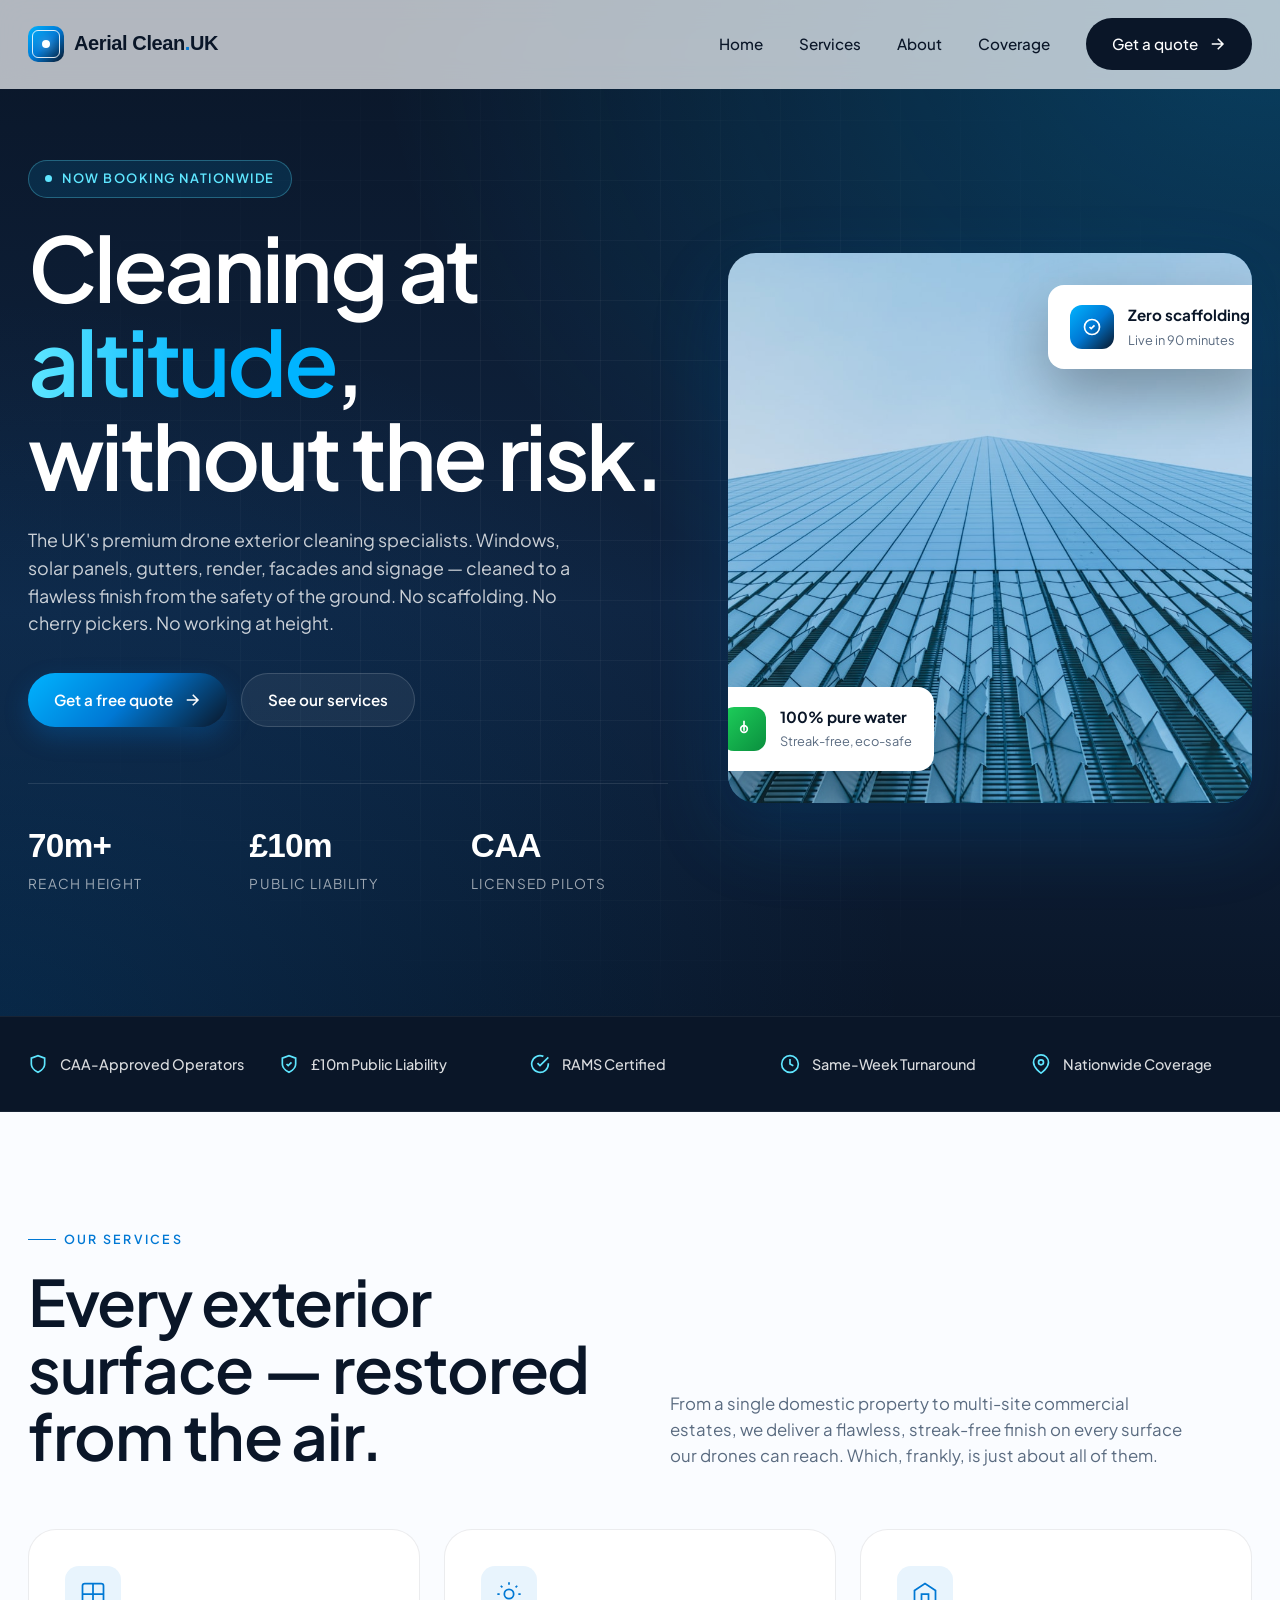
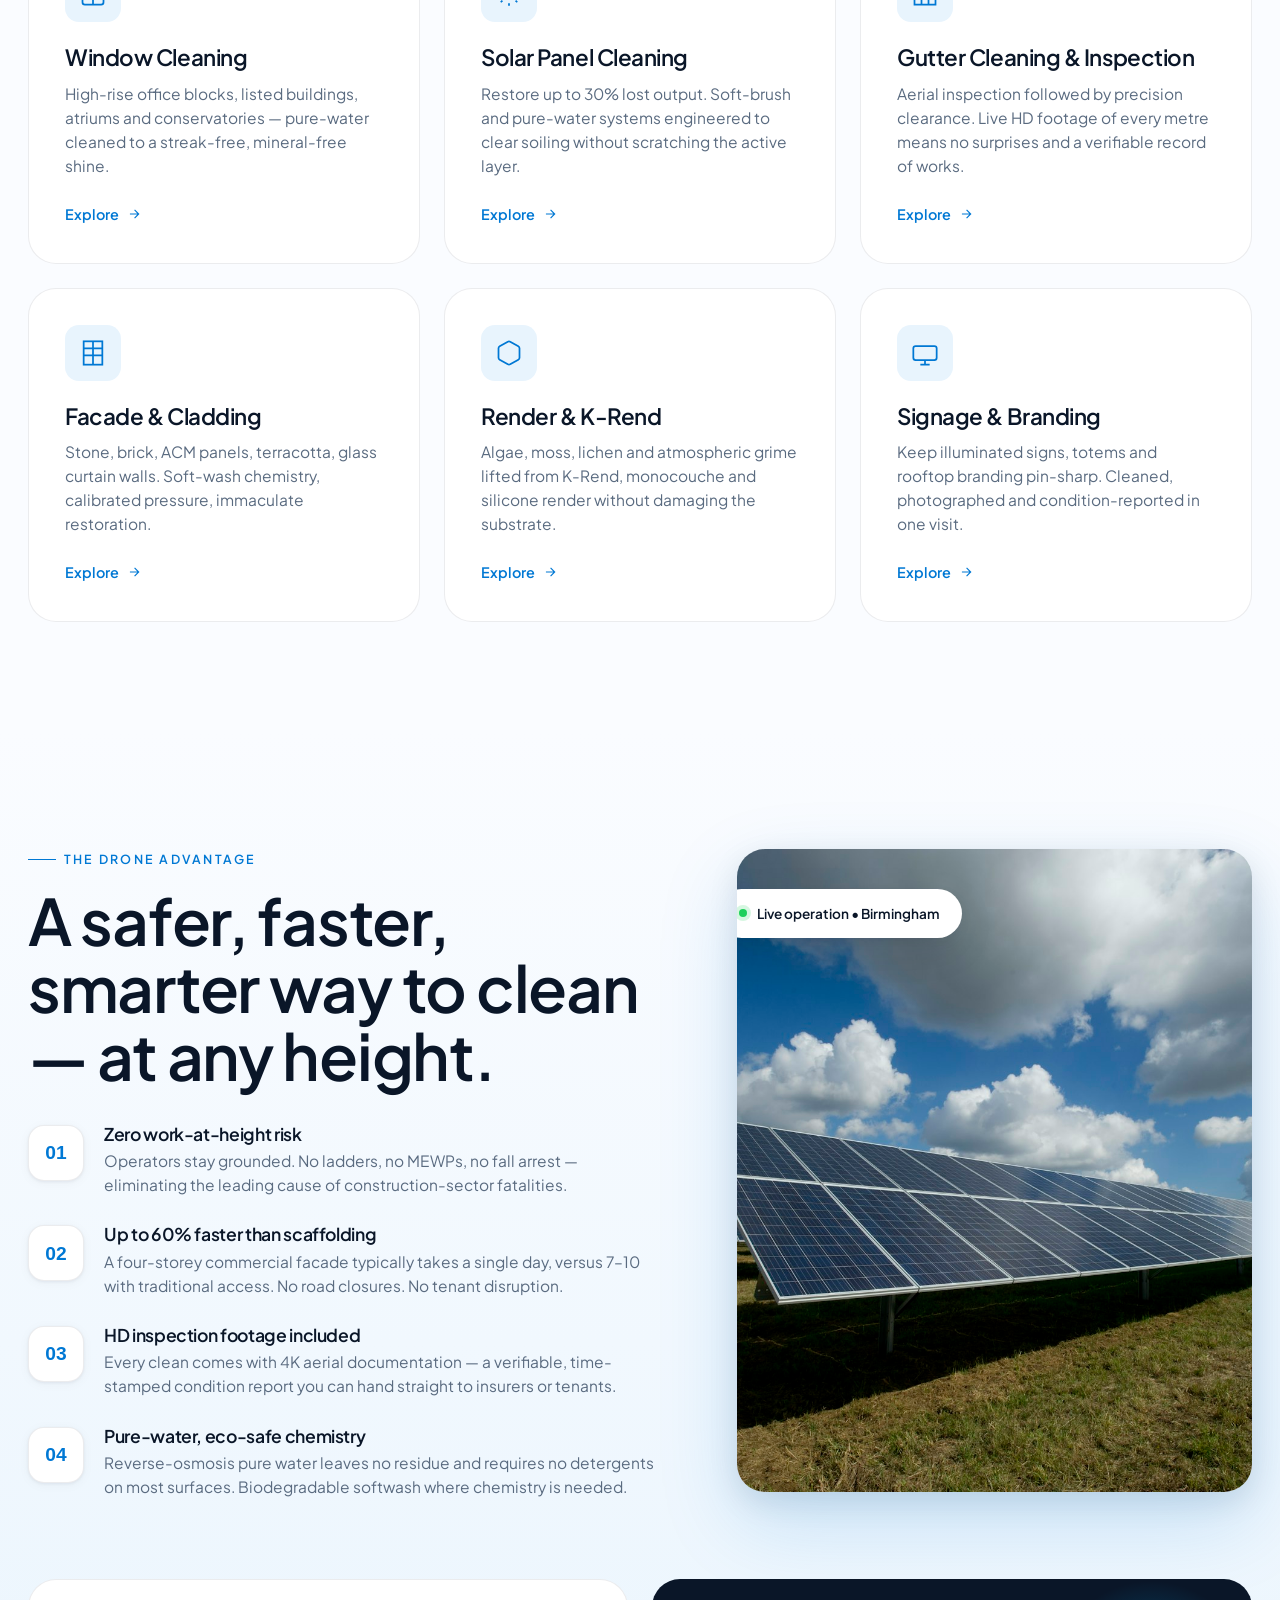
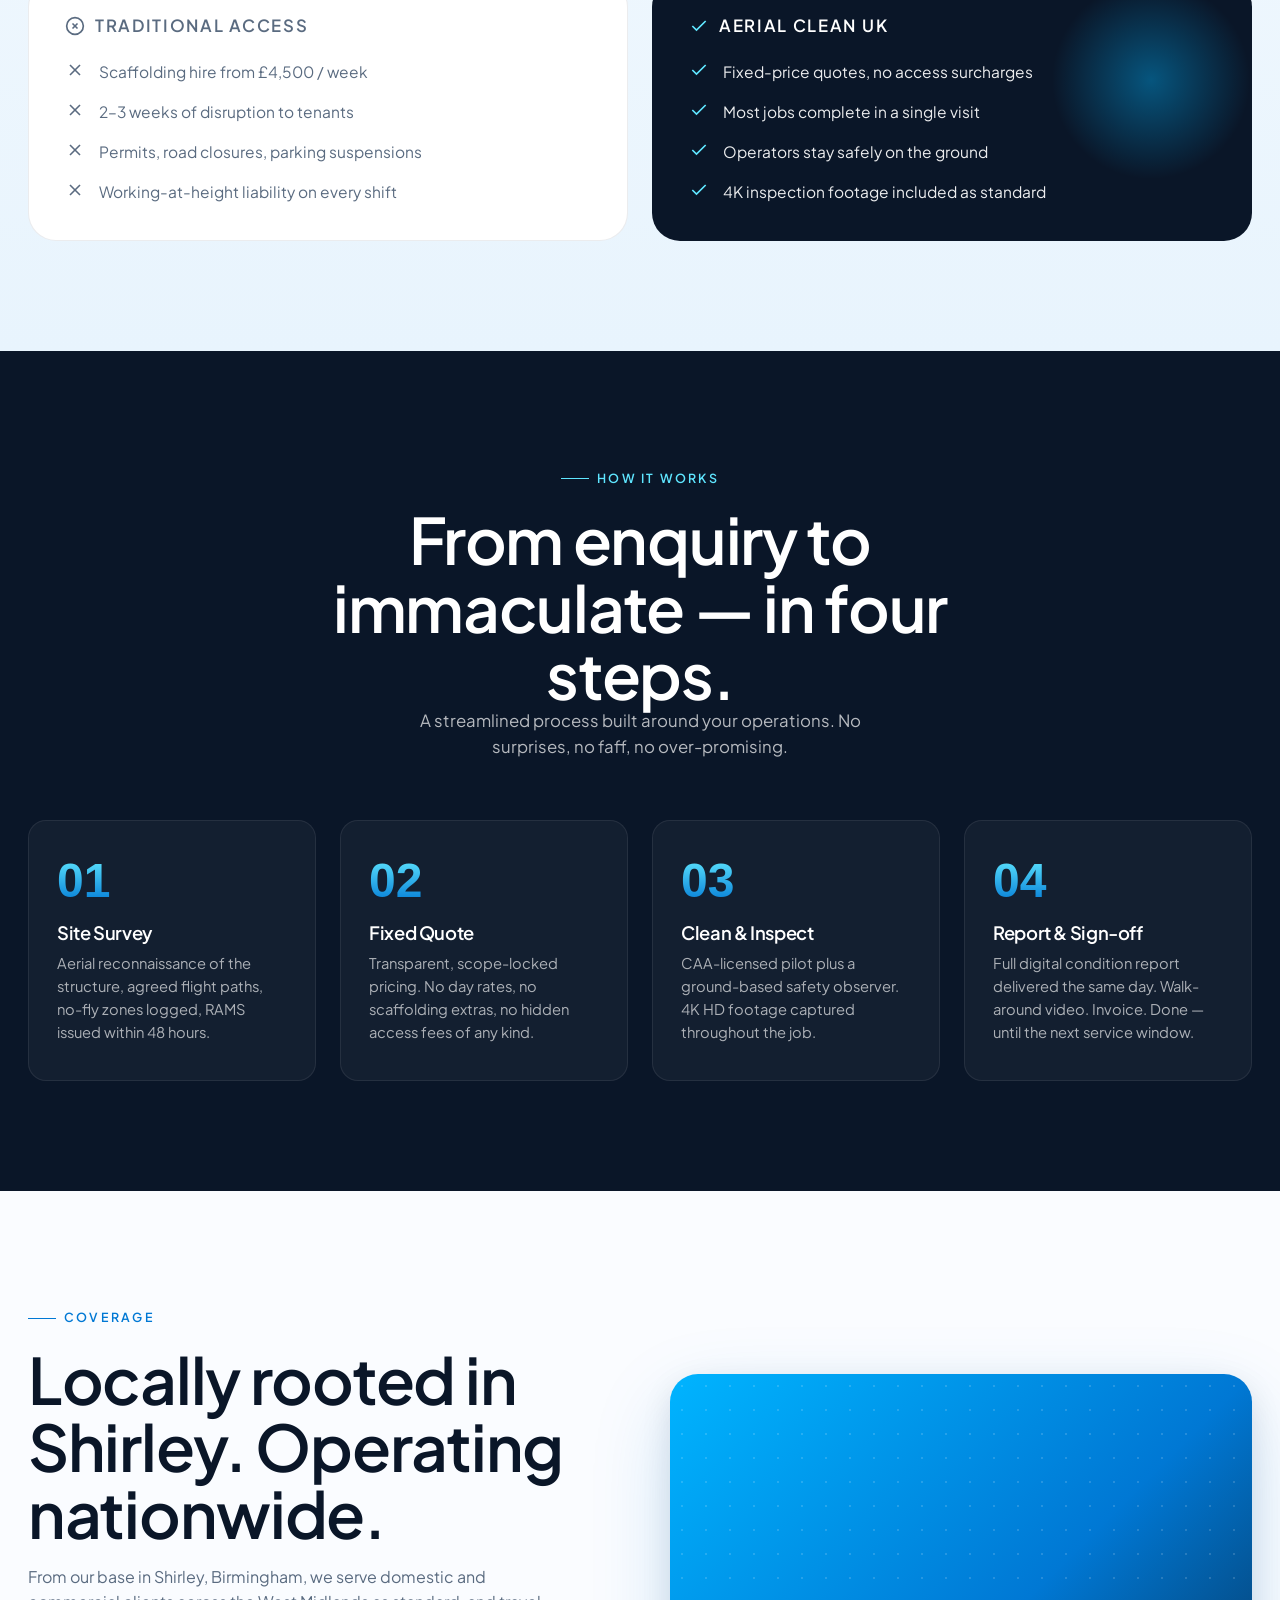
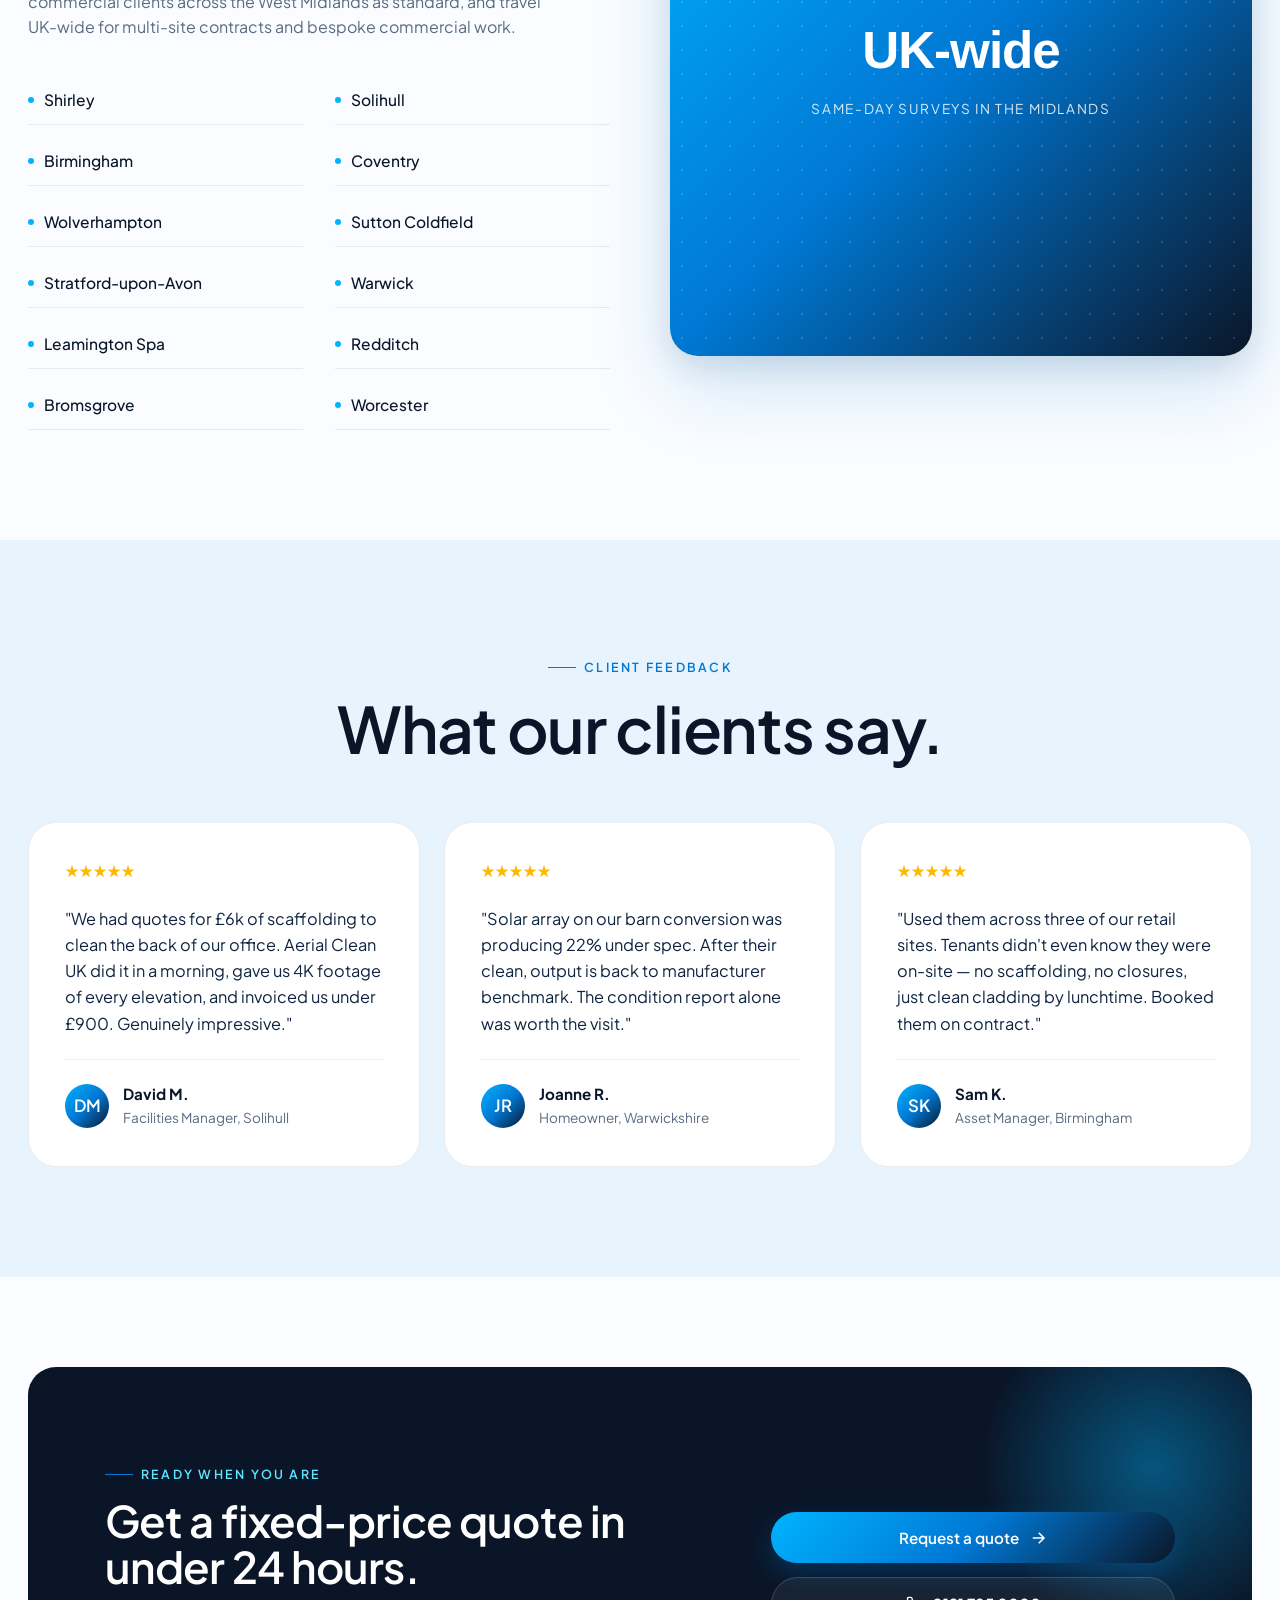
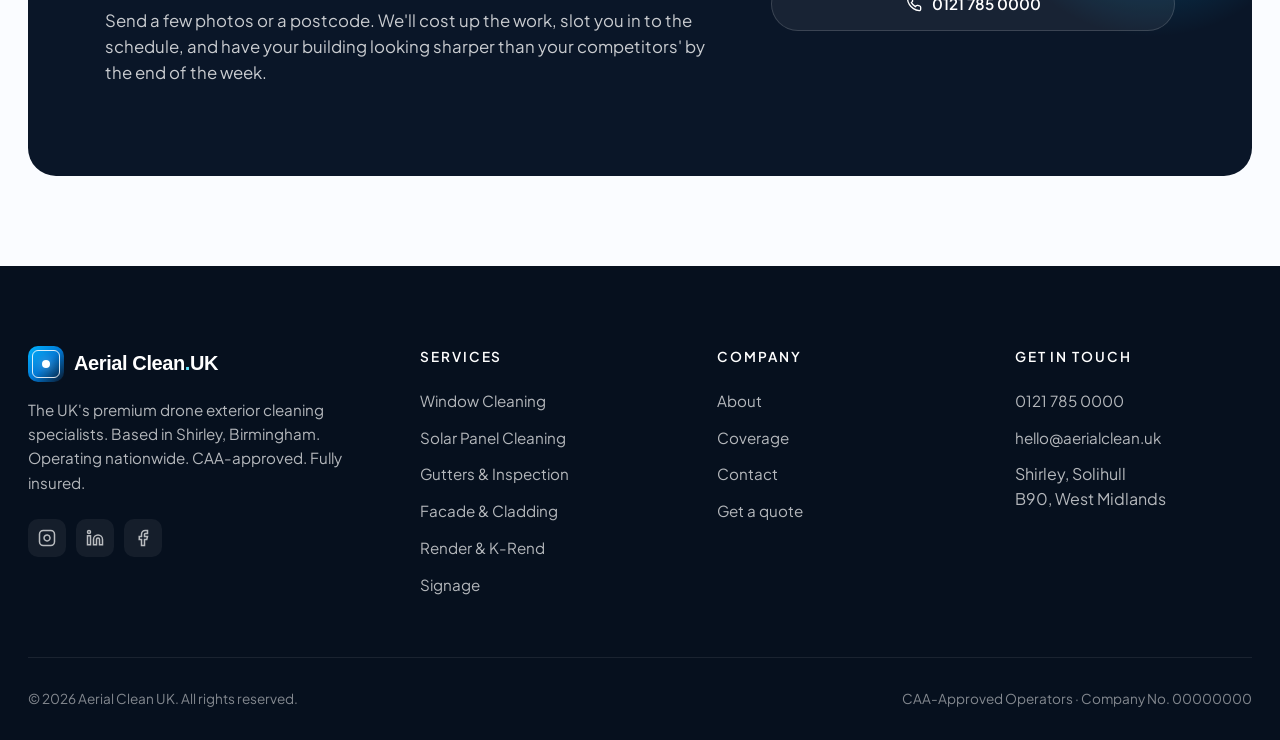
<file: index.html>
<!doctype html>
<html lang="en">
<head>
<meta charset="utf-8">
<meta name="viewport" content="width=device-width,initial-scale=1">
<title>Aerial Clean UK — Drone Window, Solar &amp; Exterior Cleaning | National Coverage</title>
<meta name="description" content="UK's premium drone exterior cleaning specialists. Windows, solar panels, gutters, facades, render and signage cleaned safely from the ground — no scaffolding, no cherry pickers, no working at height. Based in Shirley, Birmingham. CAA-licensed. Fully insured.">
<meta name="theme-color" content="#0a1628">
<link rel="icon" href="data:image/svg+xml,%3Csvg xmlns='http://www.w3.org/2000/svg' viewBox='0 0 32 32'%3E%3Crect width='32' height='32' rx='8' fill='%230078d4'/%3E%3Ccircle cx='16' cy='16' r='5' fill='white'/%3E%3C/svg%3E">
<link rel="preconnect" href="https://fonts.googleapis.com">
<link rel="preconnect" href="https://fonts.gstatic.com" crossorigin>
<link href="https://fonts.googleapis.com/css2?family=Plus+Jakarta+Sans:wght@400;500;600;700&display=swap" rel="stylesheet">
<link href="https://api.fontshare.com/v2/css?f[]=clash-display@500,600,700&display=swap" rel="stylesheet">
<link rel="stylesheet" href="assets/css/styles.css">
</head>
<body>

<header class="site-header">
  <div class="nav">
    <a href="/" class="logo">
      <span class="logo-mark"></span>
      <span>Aerial Clean<span style="color:#0078d4">.</span>UK</span>
    </a>
    <nav class="nav-links">
      <a href="/">Home</a>
      <a href="services.html">Services</a>
      <a href="about.html">About</a>
      <a href="areas.html">Coverage</a>
      <a href="contact.html" class="btn btn-primary">Get a quote
        <svg class="btn-arrow" viewBox="0 0 24 24" fill="none" stroke="currentColor" stroke-width="2"><path d="M5 12h14M13 5l7 7-7 7"/></svg>
      </a>
    </nav>
    <button class="menu-toggle" aria-label="Menu"><span></span><span></span></button>
  </div>
</header>

<section class="hero">
  <div class="container">
    <div class="hero-inner">
      <div class="hero-text">
        <span class="hero-eyebrow"><span class="pulse"></span>Now booking nationwide</span>
        <h1 class="h-display">Cleaning at <span class="grad">altitude</span>, without the risk.</h1>
        <p class="lede">The UK's premium drone exterior cleaning specialists. Windows, solar panels, gutters, render, facades and signage — cleaned to a flawless finish from the safety of the ground. No scaffolding. No cherry pickers. No working at height.</p>
        <div class="hero-cta">
          <a href="contact.html" class="btn btn-sky">Get a free quote
            <svg class="btn-arrow" viewBox="0 0 24 24" fill="none" stroke="currentColor" stroke-width="2"><path d="M5 12h14M13 5l7 7-7 7"/></svg>
          </a>
          <a href="services.html" class="btn btn-ghost" style="background:rgba(255,255,255,0.06); color:white; border-color:rgba(255,255,255,0.15)">See our services</a>
        </div>
        <div class="hero-stats">
          <div class="hero-stat"><strong>70m+</strong><span>Reach height</span></div>
          <div class="hero-stat"><strong>£10m</strong><span>Public liability</span></div>
          <div class="hero-stat"><strong>CAA</strong><span>Licensed pilots</span></div>
        </div>
      </div>
      <div class="hero-visual">
        <img src="assets/img/hero.jpg" alt="Drone cleaning a high-rise glass facade with pure water spray">
        <div class="hero-card top">
          <div class="hero-card-icon">
            <svg width="20" height="20" viewBox="0 0 24 24" fill="none" stroke="currentColor" stroke-width="2"><path d="M9 12l2 2 4-4M21 12c0 4.97-4.03 9-9 9s-9-4.03-9-9 4.03-9 9-9 9 4.03 9 9z"/></svg>
          </div>
          <div><strong>Zero scaffolding</strong><span>Live in 90 minutes</span></div>
        </div>
        <div class="hero-card">
          <div class="hero-card-icon" style="background:linear-gradient(135deg,#1ed05b,#0a8f3e)">
            <svg width="20" height="20" viewBox="0 0 24 24" fill="none" stroke="currentColor" stroke-width="2"><path d="M12 2v6m0 0a4 4 0 100 8 4 4 0 000-8zm0 0v6"/></svg>
          </div>
          <div><strong>100% pure water</strong><span>Streak-free, eco-safe</span></div>
        </div>
      </div>
    </div>
  </div>
</section>

<section class="trust">
  <div class="container">
    <div class="trust-grid">
      <div class="trust-item"><svg width="20" height="20" viewBox="0 0 24 24" fill="none" stroke="currentColor" stroke-width="2"><path d="M12 22s8-4 8-10V5l-8-3-8 3v7c0 6 8 10 8 10z"/></svg>CAA-Approved Operators</div>
      <div class="trust-item"><svg width="20" height="20" viewBox="0 0 24 24" fill="none" stroke="currentColor" stroke-width="2"><path d="M9 12l2 2 4-4M12 22s8-4 8-10V5l-8-3-8 3v7c0 6 8 10 8 10z"/></svg>£10m Public Liability</div>
      <div class="trust-item"><svg width="20" height="20" viewBox="0 0 24 24" fill="none" stroke="currentColor" stroke-width="2"><path d="M22 11.08V12a10 10 0 11-5.93-9.14"/><polyline points="22 4 12 14.01 9 11.01"/></svg>RAMS Certified</div>
      <div class="trust-item"><svg width="20" height="20" viewBox="0 0 24 24" fill="none" stroke="currentColor" stroke-width="2"><circle cx="12" cy="12" r="10"/><path d="M12 6v6l4 2"/></svg>Same-Week Turnaround</div>
      <div class="trust-item"><svg width="20" height="20" viewBox="0 0 24 24" fill="none" stroke="currentColor" stroke-width="2"><path d="M21 10c0 7-9 13-9 13s-9-6-9-13a9 9 0 0118 0z"/><circle cx="12" cy="10" r="3"/></svg>Nationwide Coverage</div>
    </div>
  </div>
</section>

<section id="services">
  <div class="container">
    <div class="section-head reveal">
      <div>
        <span class="eyebrow">Our services</span>
        <h2 class="h-1" style="margin-top:18px">Every exterior surface — restored from the air.</h2>
      </div>
      <p>From a single domestic property to multi-site commercial estates, we deliver a flawless, streak-free finish on every surface our drones can reach. Which, frankly, is just about all of them.</p>
    </div>

    <div class="services-grid">
      <a href="services.html#windows" class="service-card reveal">
        <div class="service-icon">
          <svg width="28" height="28" viewBox="0 0 24 24" fill="none" stroke="currentColor" stroke-width="1.5"><rect x="3" y="3" width="18" height="18" rx="2"/><line x1="12" y1="3" x2="12" y2="21"/><line x1="3" y1="12" x2="21" y2="12"/></svg>
        </div>
        <h3>Window Cleaning</h3>
        <p>High-rise office blocks, listed buildings, atriums and conservatories — pure-water cleaned to a streak-free, mineral-free shine.</p>
        <span class="service-link">Explore <svg width="14" height="14" viewBox="0 0 24 24" fill="none" stroke="currentColor" stroke-width="2"><path d="M5 12h14M13 5l7 7-7 7"/></svg></span>
      </a>

      <a href="services.html#solar" class="service-card reveal">
        <div class="service-icon">
          <svg width="28" height="28" viewBox="0 0 24 24" fill="none" stroke="currentColor" stroke-width="1.5"><circle cx="12" cy="12" r="4"/><path d="M12 2v2M12 20v2M4.93 4.93l1.41 1.41M17.66 17.66l1.41 1.41M2 12h2M20 12h2M6.34 17.66l-1.41 1.41M19.07 4.93l-1.41 1.41"/></svg>
        </div>
        <h3>Solar Panel Cleaning</h3>
        <p>Restore up to 30% lost output. Soft-brush and pure-water systems engineered to clear soiling without scratching the active layer.</p>
        <span class="service-link">Explore <svg width="14" height="14" viewBox="0 0 24 24" fill="none" stroke="currentColor" stroke-width="2"><path d="M5 12h14M13 5l7 7-7 7"/></svg></span>
      </a>

      <a href="services.html#gutters" class="service-card reveal">
        <div class="service-icon">
          <svg width="28" height="28" viewBox="0 0 24 24" fill="none" stroke="currentColor" stroke-width="1.5"><path d="M3 9l9-6 9 6v12H3z"/><polyline points="9 21 9 12 15 12 15 21"/></svg>
        </div>
        <h3>Gutter Cleaning &amp; Inspection</h3>
        <p>Aerial inspection followed by precision clearance. Live HD footage of every metre means no surprises and a verifiable record of works.</p>
        <span class="service-link">Explore <svg width="14" height="14" viewBox="0 0 24 24" fill="none" stroke="currentColor" stroke-width="2"><path d="M5 12h14M13 5l7 7-7 7"/></svg></span>
      </a>

      <a href="services.html#facade" class="service-card reveal">
        <div class="service-icon">
          <svg width="28" height="28" viewBox="0 0 24 24" fill="none" stroke="currentColor" stroke-width="1.5"><rect x="4" y="2" width="16" height="20"/><line x1="4" y1="8" x2="20" y2="8"/><line x1="4" y1="14" x2="20" y2="14"/><line x1="12" y1="2" x2="12" y2="22"/></svg>
        </div>
        <h3>Facade &amp; Cladding</h3>
        <p>Stone, brick, ACM panels, terracotta, glass curtain walls. Soft-wash chemistry, calibrated pressure, immaculate restoration.</p>
        <span class="service-link">Explore <svg width="14" height="14" viewBox="0 0 24 24" fill="none" stroke="currentColor" stroke-width="2"><path d="M5 12h14M13 5l7 7-7 7"/></svg></span>
      </a>

      <a href="services.html#render" class="service-card reveal">
        <div class="service-icon">
          <svg width="28" height="28" viewBox="0 0 24 24" fill="none" stroke="currentColor" stroke-width="1.5"><path d="M21 16V8a2 2 0 00-1-1.73l-7-4a2 2 0 00-2 0l-7 4A2 2 0 003 8v8a2 2 0 001 1.73l7 4a2 2 0 002 0l7-4A2 2 0 0021 16z"/></svg>
        </div>
        <h3>Render &amp; K-Rend</h3>
        <p>Algae, moss, lichen and atmospheric grime lifted from K-Rend, monocouche and silicone render without damaging the substrate.</p>
        <span class="service-link">Explore <svg width="14" height="14" viewBox="0 0 24 24" fill="none" stroke="currentColor" stroke-width="2"><path d="M5 12h14M13 5l7 7-7 7"/></svg></span>
      </a>

      <a href="services.html#signage" class="service-card reveal">
        <div class="service-icon">
          <svg width="28" height="28" viewBox="0 0 24 24" fill="none" stroke="currentColor" stroke-width="1.5"><rect x="2" y="6" width="20" height="12" rx="2"/><line x1="12" y1="18" x2="12" y2="22"/><line x1="8" y1="22" x2="16" y2="22"/></svg>
        </div>
        <h3>Signage &amp; Branding</h3>
        <p>Keep illuminated signs, totems and rooftop branding pin-sharp. Cleaned, photographed and condition-reported in one visit.</p>
        <span class="service-link">Explore <svg width="14" height="14" viewBox="0 0 24 24" fill="none" stroke="currentColor" stroke-width="2"><path d="M5 12h14M13 5l7 7-7 7"/></svg></span>
      </a>
    </div>
  </div>
</section>

<section class="why">
  <div class="container">
    <div class="why-grid">
      <div class="reveal">
        <span class="eyebrow">The drone advantage</span>
        <h2 class="h-1" style="margin-top:18px">A safer, faster, smarter way to clean — at any height.</h2>
        <div class="why-list">
          <div class="why-item"><div class="why-num">01</div><div><h4>Zero work-at-height risk</h4><p>Operators stay grounded. No ladders, no MEWPs, no fall arrest — eliminating the leading cause of construction-sector fatalities.</p></div></div>
          <div class="why-item"><div class="why-num">02</div><div><h4>Up to 60% faster than scaffolding</h4><p>A four-storey commercial facade typically takes a single day, versus 7–10 with traditional access. No road closures. No tenant disruption.</p></div></div>
          <div class="why-item"><div class="why-num">03</div><div><h4>HD inspection footage included</h4><p>Every clean comes with 4K aerial documentation — a verifiable, time-stamped condition report you can hand straight to insurers or tenants.</p></div></div>
          <div class="why-item"><div class="why-num">04</div><div><h4>Pure-water, eco-safe chemistry</h4><p>Reverse-osmosis pure water leaves no residue and requires no detergents on most surfaces. Biodegradable softwash where chemistry is needed.</p></div></div>
        </div>
      </div>
      <div class="why-visual reveal">
        <img src="assets/img/why.jpg" alt="Drone cleaning solar panels on a commercial roof">
        <div class="why-pill"><span class="dot"></span>Live operation • Birmingham</div>
      </div>
    </div>

    <div class="compare reveal" style="margin-top:80px">
      <div class="compare-card bad">
        <h4 style="color:var(--muted)">
          <svg width="20" height="20" viewBox="0 0 24 24" fill="none" stroke="currentColor" stroke-width="2"><circle cx="12" cy="12" r="10"/><line x1="15" y1="9" x2="9" y2="15"/><line x1="9" y1="9" x2="15" y2="15"/></svg>
          Traditional access
        </h4>
        <ul>
          <li><svg width="20" height="20" viewBox="0 0 24 24" fill="none" stroke="currentColor" stroke-width="2"><line x1="18" y1="6" x2="6" y2="18"/><line x1="6" y1="6" x2="18" y2="18"/></svg>Scaffolding hire from £4,500 / week</li>
          <li><svg width="20" height="20" viewBox="0 0 24 24" fill="none" stroke="currentColor" stroke-width="2"><line x1="18" y1="6" x2="6" y2="18"/><line x1="6" y1="6" x2="18" y2="18"/></svg>2–3 weeks of disruption to tenants</li>
          <li><svg width="20" height="20" viewBox="0 0 24 24" fill="none" stroke="currentColor" stroke-width="2"><line x1="18" y1="6" x2="6" y2="18"/><line x1="6" y1="6" x2="18" y2="18"/></svg>Permits, road closures, parking suspensions</li>
          <li><svg width="20" height="20" viewBox="0 0 24 24" fill="none" stroke="currentColor" stroke-width="2"><line x1="18" y1="6" x2="6" y2="18"/><line x1="6" y1="6" x2="18" y2="18"/></svg>Working-at-height liability on every shift</li>
        </ul>
      </div>
      <div class="compare-card good">
        <h4>
          <svg width="20" height="20" viewBox="0 0 24 24" fill="none" stroke="#5fe6ff" stroke-width="2"><polyline points="20 6 9 17 4 12"/></svg>
          Aerial Clean UK
        </h4>
        <ul>
          <li><svg width="20" height="20" viewBox="0 0 24 24" fill="none" stroke="#5fe6ff" stroke-width="2"><polyline points="20 6 9 17 4 12"/></svg>Fixed-price quotes, no access surcharges</li>
          <li><svg width="20" height="20" viewBox="0 0 24 24" fill="none" stroke="#5fe6ff" stroke-width="2"><polyline points="20 6 9 17 4 12"/></svg>Most jobs complete in a single visit</li>
          <li><svg width="20" height="20" viewBox="0 0 24 24" fill="none" stroke="#5fe6ff" stroke-width="2"><polyline points="20 6 9 17 4 12"/></svg>Operators stay safely on the ground</li>
          <li><svg width="20" height="20" viewBox="0 0 24 24" fill="none" stroke="#5fe6ff" stroke-width="2"><polyline points="20 6 9 17 4 12"/></svg>4K inspection footage included as standard</li>
        </ul>
      </div>
    </div>
  </div>
</section>

<section class="process">
  <div class="container">
    <div class="section-head center reveal">
      <div>
        <span class="eyebrow">How it works</span>
        <h2 class="h-1" style="margin-top:18px; color:white">From enquiry to immaculate — in four steps.</h2>
        <p>A streamlined process built around your operations. No surprises, no faff, no over-promising.</p>
      </div>
    </div>
    <div class="process-grid">
      <div class="process-step reveal"><span class="process-num">01</span><h4>Site Survey</h4><p>Aerial reconnaissance of the structure, agreed flight paths, no-fly zones logged, RAMS issued within 48 hours.</p></div>
      <div class="process-step reveal"><span class="process-num">02</span><h4>Fixed Quote</h4><p>Transparent, scope-locked pricing. No day rates, no scaffolding extras, no hidden access fees of any kind.</p></div>
      <div class="process-step reveal"><span class="process-num">03</span><h4>Clean &amp; Inspect</h4><p>CAA-licensed pilot plus a ground-based safety observer. 4K HD footage captured throughout the job.</p></div>
      <div class="process-step reveal"><span class="process-num">04</span><h4>Report &amp; Sign-off</h4><p>Full digital condition report delivered the same day. Walk-around video. Invoice. Done — until the next service window.</p></div>
    </div>
  </div>
</section>

<section id="areas">
  <div class="container">
    <div class="areas-grid">
      <div class="reveal">
        <span class="eyebrow">Coverage</span>
        <h2 class="h-1" style="margin-top:18px">Locally rooted in Shirley. Operating nationwide.</h2>
        <p style="margin-top:18px; color:var(--muted); max-width:520px">From our base in Shirley, Birmingham, we serve domestic and commercial clients across the West Midlands as standard, and travel UK-wide for multi-site contracts and bespoke commercial work.</p>
        <div class="areas-list">
          <a href="areas.html">Shirley</a><a href="areas.html">Solihull</a>
          <a href="areas.html">Birmingham</a><a href="areas.html">Coventry</a>
          <a href="areas.html">Wolverhampton</a><a href="areas.html">Sutton Coldfield</a>
          <a href="areas.html">Stratford-upon-Avon</a><a href="areas.html">Warwick</a>
          <a href="areas.html">Leamington Spa</a><a href="areas.html">Redditch</a>
          <a href="areas.html">Bromsgrove</a><a href="areas.html">Worcester</a>
        </div>
      </div>
      <div class="areas-map reveal">
        <div class="areas-map-inner">
          <strong>UK-wide</strong>
          <span>Same-day surveys in the Midlands</span>
        </div>
      </div>
    </div>
  </div>
</section>

<section class="testimonials">
  <div class="container">
    <div class="section-head center reveal">
      <div>
        <span class="eyebrow">Client feedback</span>
        <h2 class="h-1" style="margin-top:18px">What our clients say.</h2>
      </div>
    </div>
    <div class="test-grid">
      <div class="test-card reveal">
        <div class="test-stars">★★★★★</div>
        <p>"We had quotes for £6k of scaffolding to clean the back of our office. Aerial Clean UK did it in a morning, gave us 4K footage of every elevation, and invoiced us under £900. Genuinely impressive."</p>
        <div class="test-author"><div class="test-avatar">DM</div><div><strong>David M.</strong><span>Facilities Manager, Solihull</span></div></div>
      </div>
      <div class="test-card reveal">
        <div class="test-stars">★★★★★</div>
        <p>"Solar array on our barn conversion was producing 22% under spec. After their clean, output is back to manufacturer benchmark. The condition report alone was worth the visit."</p>
        <div class="test-author"><div class="test-avatar">JR</div><div><strong>Joanne R.</strong><span>Homeowner, Warwickshire</span></div></div>
      </div>
      <div class="test-card reveal">
        <div class="test-stars">★★★★★</div>
        <p>"Used them across three of our retail sites. Tenants didn't even know they were on-site — no scaffolding, no closures, just clean cladding by lunchtime. Booked them on contract."</p>
        <div class="test-author"><div class="test-avatar">SK</div><div><strong>Sam K.</strong><span>Asset Manager, Birmingham</span></div></div>
      </div>
    </div>
  </div>
</section>

<section class="cta">
  <div class="container">
    <div class="cta-inner reveal">
      <div>
        <span class="eyebrow" style="color:var(--cyan)">Ready when you are</span>
        <h2 class="h-2" style="margin-top:14px">Get a fixed-price quote in under 24 hours.</h2>
        <p style="margin-top:14px">Send a few photos or a postcode. We'll cost up the work, slot you in to the schedule, and have your building looking sharper than your competitors' by the end of the week.</p>
      </div>
      <div class="cta-actions">
        <a href="contact.html" class="btn btn-sky">Request a quote
          <svg class="btn-arrow" viewBox="0 0 24 24" fill="none" stroke="currentColor" stroke-width="2"><path d="M5 12h14M13 5l7 7-7 7"/></svg>
        </a>
        <a href="tel:01217850000" class="btn btn-ghost" style="background:rgba(255,255,255,0.06); color:white; border-color:rgba(255,255,255,0.15)">
          <svg width="16" height="16" viewBox="0 0 24 24" fill="none" stroke="currentColor" stroke-width="2"><path d="M22 16.92v3a2 2 0 01-2.18 2 19.79 19.79 0 01-8.63-3.07 19.5 19.5 0 01-6-6 19.79 19.79 0 01-3.07-8.67A2 2 0 014.11 2h3a2 2 0 012 1.72 12.84 12.84 0 00.7 2.81 2 2 0 01-.45 2.11L8.09 9.91a16 16 0 006 6l1.27-1.27a2 2 0 012.11-.45 12.84 12.84 0 002.81.7A2 2 0 0122 16.92z"/></svg>
          0121 785 0000
        </a>
      </div>
    </div>
  </div>
</section>

<footer class="site-footer">
  <div class="container">
    <div class="footer-grid">
      <div class="footer-brand">
        <a href="/" class="logo"><span class="logo-mark"></span><span>Aerial Clean<span style="color:#5fe6ff">.</span>UK</span></a>
        <p>The UK's premium drone exterior cleaning specialists. Based in Shirley, Birmingham. Operating nationwide. CAA-approved. Fully insured.</p>
        <div class="socials">
          <a href="#" aria-label="Instagram"><svg width="18" height="18" viewBox="0 0 24 24" fill="none" stroke="currentColor" stroke-width="2"><rect x="2" y="2" width="20" height="20" rx="5"/><path d="M16 11.37A4 4 0 1112.63 8 4 4 0 0116 11.37z"/><line x1="17.5" y1="6.5" x2="17.51" y2="6.5"/></svg></a>
          <a href="#" aria-label="LinkedIn"><svg width="18" height="18" viewBox="0 0 24 24" fill="none" stroke="currentColor" stroke-width="2"><path d="M16 8a6 6 0 016 6v7h-4v-7a2 2 0 00-4 0v7h-4v-7a6 6 0 016-6z"/><rect x="2" y="9" width="4" height="12"/><circle cx="4" cy="4" r="2"/></svg></a>
          <a href="#" aria-label="Facebook"><svg width="18" height="18" viewBox="0 0 24 24" fill="none" stroke="currentColor" stroke-width="2"><path d="M18 2h-3a5 5 0 00-5 5v3H7v4h3v8h4v-8h3l1-4h-4V7a1 1 0 011-1h3z"/></svg></a>
        </div>
      </div>
      <div class="footer-col">
        <h5>Services</h5>
        <ul>
          <li><a href="services.html#windows">Window Cleaning</a></li>
          <li><a href="services.html#solar">Solar Panel Cleaning</a></li>
          <li><a href="services.html#gutters">Gutters &amp; Inspection</a></li>
          <li><a href="services.html#facade">Facade &amp; Cladding</a></li>
          <li><a href="services.html#render">Render &amp; K-Rend</a></li>
          <li><a href="services.html#signage">Signage</a></li>
        </ul>
      </div>
      <div class="footer-col">
        <h5>Company</h5>
        <ul>
          <li><a href="about.html">About</a></li>
          <li><a href="areas.html">Coverage</a></li>
          <li><a href="contact.html">Contact</a></li>
          <li><a href="contact.html">Get a quote</a></li>
        </ul>
      </div>
      <div class="footer-col">
        <h5>Get in touch</h5>
        <ul>
          <li><a href="tel:01217850000">0121 785 0000</a></li>
          <li><a href="mailto:hello@aerialclean.uk">hello@aerialclean.uk</a></li>
          <li>Shirley, Solihull<br>B90, West Midlands</li>
        </ul>
      </div>
    </div>
    <div class="footer-bottom">
      <span>© <span id="year">2026</span> Aerial Clean UK. All rights reserved.</span>
      <span>CAA-Approved Operators · Company No. 00000000</span>
    </div>
  </div>
</footer>

<script>document.getElementById('year').textContent = new Date().getFullYear();</script>
<script src="assets/js/main.js"></script>
</body>
</html>
</file>
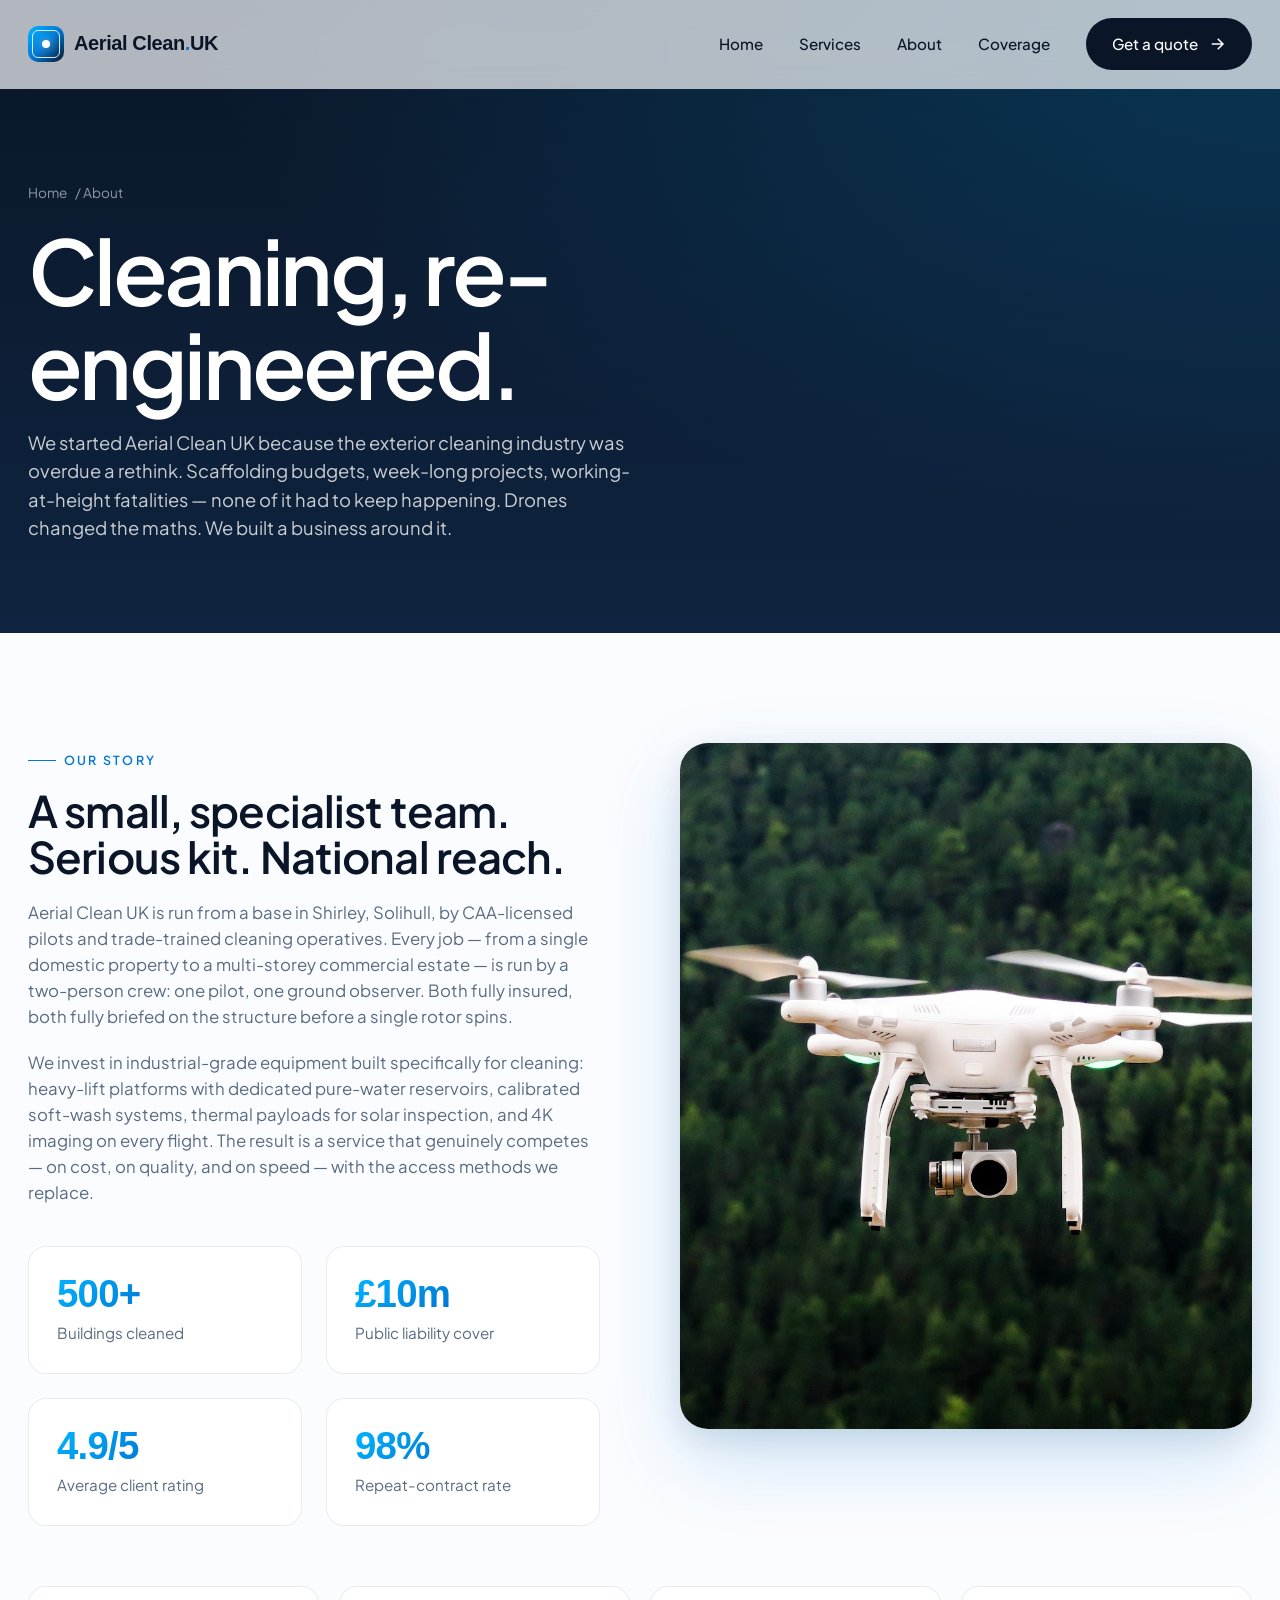
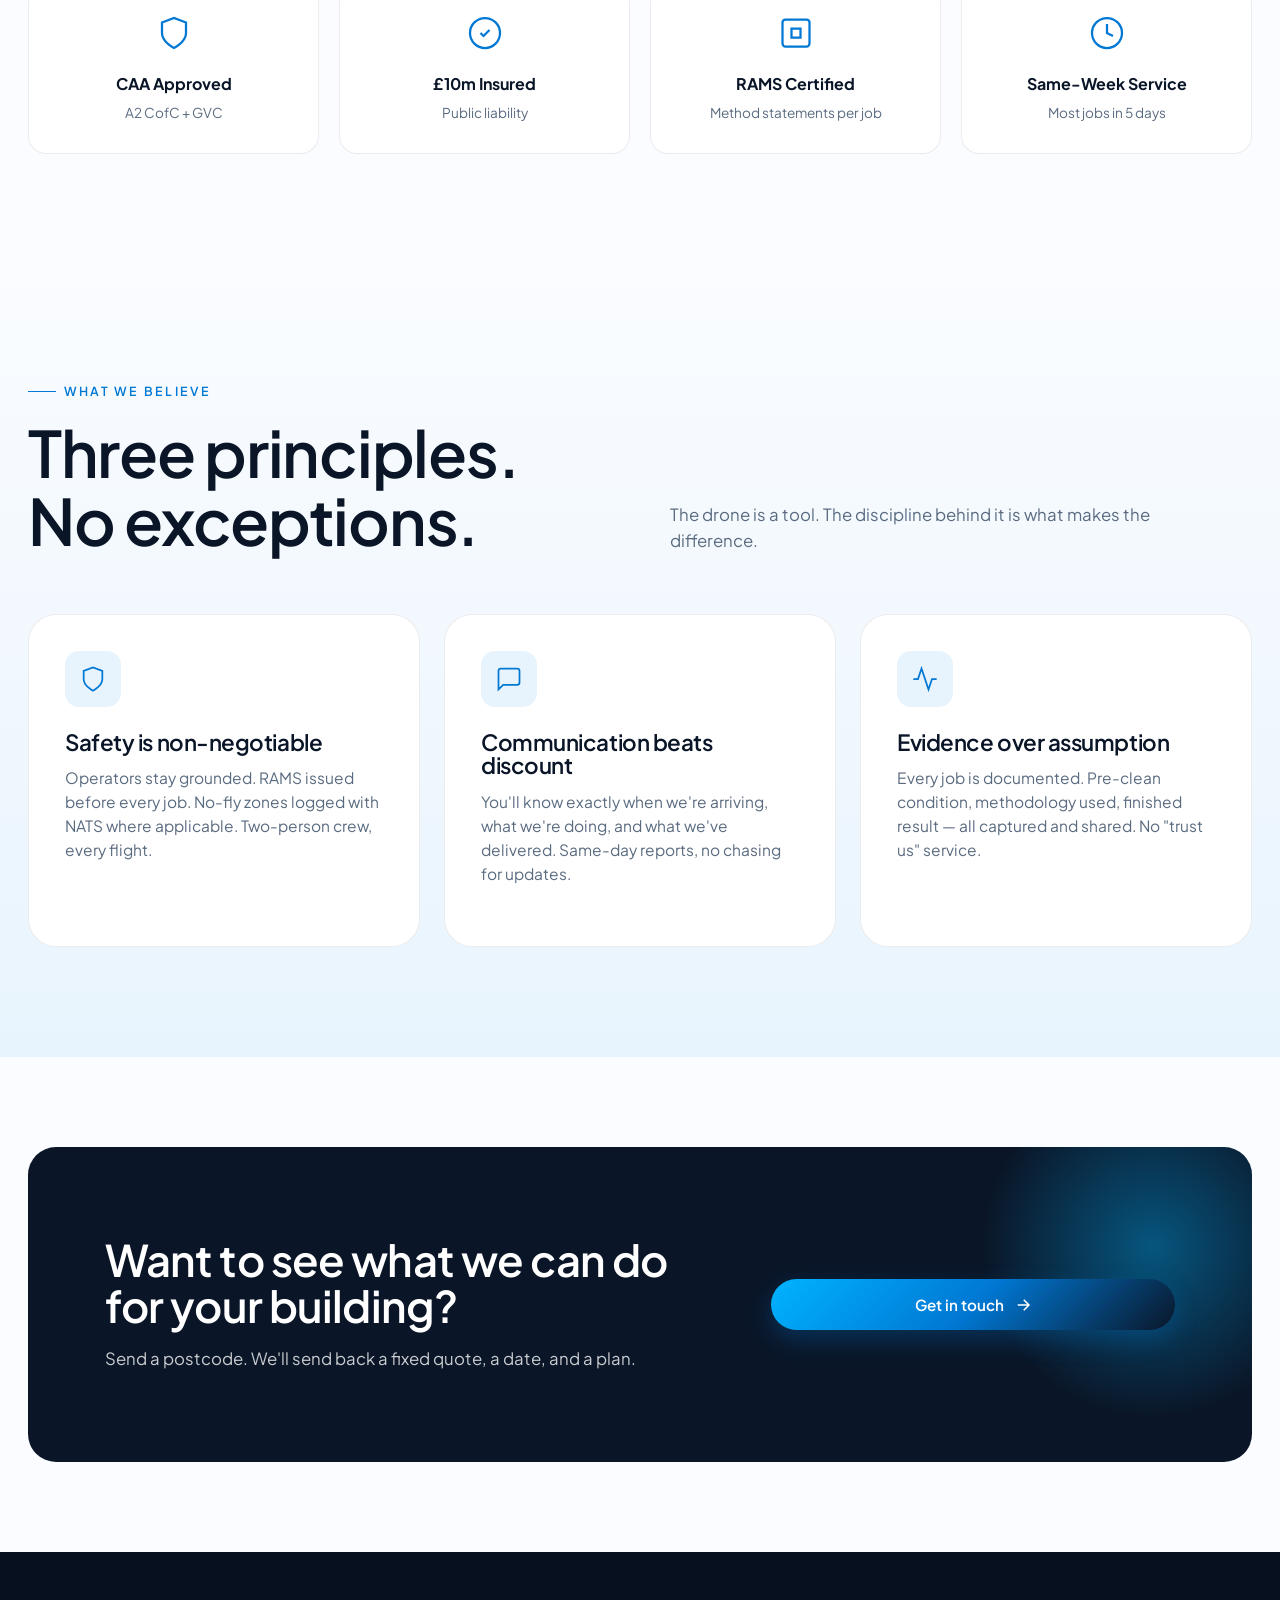
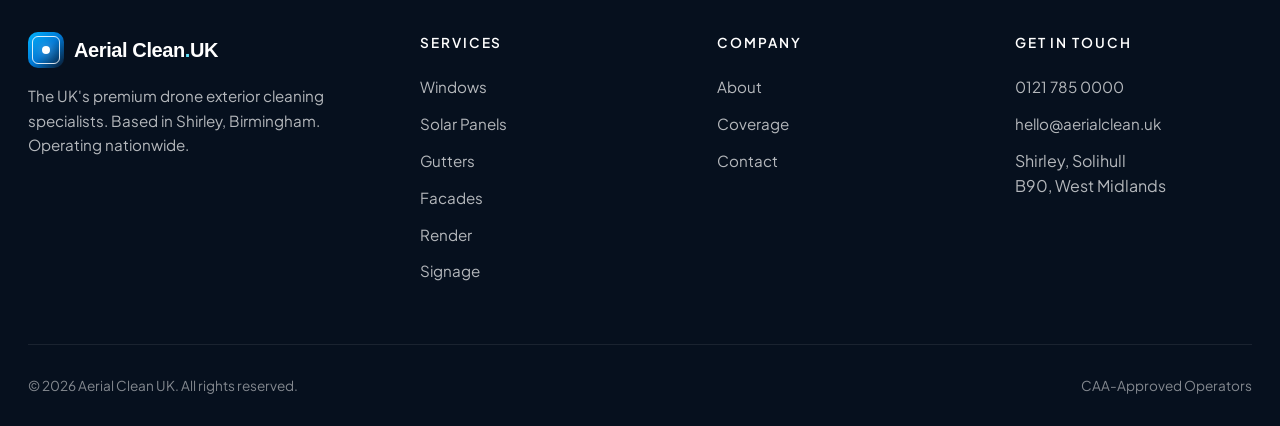
<file: about.html>
<!doctype html>
<html lang="en">
<head>
<meta charset="utf-8">
<meta name="viewport" content="width=device-width,initial-scale=1">
<title>About | Aerial Clean UK — CAA-Approved Drone Cleaning Specialists</title>
<meta name="description" content="Founded in Shirley, Birmingham. CAA-approved, fully insured, RAMS-certified drone exterior cleaning specialists serving the UK.">
<meta name="theme-color" content="#0a1628">
<link rel="icon" href="data:image/svg+xml,%3Csvg xmlns='http://www.w3.org/2000/svg' viewBox='0 0 32 32'%3E%3Crect width='32' height='32' rx='8' fill='%230078d4'/%3E%3Ccircle cx='16' cy='16' r='5' fill='white'/%3E%3C/svg%3E">
<link rel="preconnect" href="https://fonts.googleapis.com"><link rel="preconnect" href="https://fonts.gstatic.com" crossorigin>
<link href="https://fonts.googleapis.com/css2?family=Plus+Jakarta+Sans:wght@400;500;600;700&display=swap" rel="stylesheet">
<link href="https://api.fontshare.com/v2/css?f[]=clash-display@500,600,700&display=swap" rel="stylesheet">
<link rel="stylesheet" href="assets/css/styles.css">
</head>
<body>

<header class="site-header">
  <div class="nav">
    <a href="/" class="logo"><span class="logo-mark"></span><span>Aerial Clean<span style="color:#0078d4">.</span>UK</span></a>
    <nav class="nav-links">
      <a href="/">Home</a>
      <a href="services.html">Services</a>
      <a href="about.html">About</a>
      <a href="areas.html">Coverage</a>
      <a href="contact.html" class="btn btn-primary">Get a quote
        <svg class="btn-arrow" viewBox="0 0 24 24" fill="none" stroke="currentColor" stroke-width="2"><path d="M5 12h14M13 5l7 7-7 7"/></svg>
      </a>
    </nav>
    <button class="menu-toggle" aria-label="Menu"><span></span><span></span></button>
  </div>
</header>

<section class="page-hero">
  <div class="container">
    <div class="page-hero-inner">
      <span class="crumb"><a href="/">Home</a> / About</span>
      <h1 class="h-display">Cleaning, re-engineered.</h1>
      <p>We started Aerial Clean UK because the exterior cleaning industry was overdue a rethink. Scaffolding budgets, week-long projects, working-at-height fatalities — none of it had to keep happening. Drones changed the maths. We built a business around it.</p>
    </div>
  </div>
</section>

<section>
  <div class="container">
    <div class="about-grid">
      <div class="reveal">
        <span class="eyebrow">Our story</span>
        <h2 class="h-2" style="margin-top:18px">A small, specialist team. Serious kit. National reach.</h2>
        <p style="margin-top:20px; color:var(--muted); font-size:1.05rem">Aerial Clean UK is run from a base in Shirley, Solihull, by CAA-licensed pilots and trade-trained cleaning operatives. Every job — from a single domestic property to a multi-storey commercial estate — is run by a two-person crew: one pilot, one ground observer. Both fully insured, both fully briefed on the structure before a single rotor spins.</p>
        <p style="margin-top:20px; color:var(--muted); font-size:1.05rem">We invest in industrial-grade equipment built specifically for cleaning: heavy-lift platforms with dedicated pure-water reservoirs, calibrated soft-wash systems, thermal payloads for solar inspection, and 4K imaging on every flight. The result is a service that genuinely competes — on cost, on quality, and on speed — with the access methods we replace.</p>

        <div class="about-stats">
          <div class="about-stat"><strong>500+</strong><span>Buildings cleaned</span></div>
          <div class="about-stat"><strong>£10m</strong><span>Public liability cover</span></div>
          <div class="about-stat"><strong>4.9/5</strong><span>Average client rating</span></div>
          <div class="about-stat"><strong>98%</strong><span>Repeat-contract rate</span></div>
        </div>
      </div>
      <div class="reveal" style="aspect-ratio:5/6; border-radius:var(--radius-lg); overflow:hidden; box-shadow:var(--shadow-lg)">
        <img src="assets/img/about.jpg" alt="Aerial Clean UK drone in flight" style="width:100%;height:100%;object-fit:cover">
      </div>
    </div>

    <div class="cred-grid">
      <div class="cred reveal">
        <svg width="36" height="36" viewBox="0 0 24 24" fill="none" stroke="currentColor" stroke-width="1.5"><path d="M12 22s8-4 8-10V5l-8-3-8 3v7c0 6 8 10 8 10z"/></svg>
        <strong>CAA Approved</strong><span>A2 CofC + GVC</span>
      </div>
      <div class="cred reveal">
        <svg width="36" height="36" viewBox="0 0 24 24" fill="none" stroke="currentColor" stroke-width="1.5"><path d="M9 12l2 2 4-4"/><circle cx="12" cy="12" r="10"/></svg>
        <strong>£10m Insured</strong><span>Public liability</span>
      </div>
      <div class="cred reveal">
        <svg width="36" height="36" viewBox="0 0 24 24" fill="none" stroke="currentColor" stroke-width="1.5"><rect x="3" y="3" width="18" height="18" rx="2"/><path d="M9 9h6v6H9z"/></svg>
        <strong>RAMS Certified</strong><span>Method statements per job</span>
      </div>
      <div class="cred reveal">
        <svg width="36" height="36" viewBox="0 0 24 24" fill="none" stroke="currentColor" stroke-width="1.5"><circle cx="12" cy="12" r="10"/><path d="M12 6v6l4 2"/></svg>
        <strong>Same-Week Service</strong><span>Most jobs in 5 days</span>
      </div>
    </div>
  </div>
</section>

<section class="why">
  <div class="container">
    <div class="section-head reveal">
      <div>
        <span class="eyebrow">What we believe</span>
        <h2 class="h-1" style="margin-top:18px">Three principles. No exceptions.</h2>
      </div>
      <p>The drone is a tool. The discipline behind it is what makes the difference.</p>
    </div>
    <div class="services-grid">
      <div class="service-card reveal">
        <div class="service-icon"><svg width="28" height="28" viewBox="0 0 24 24" fill="none" stroke="currentColor" stroke-width="1.5"><path d="M12 22s8-4 8-10V5l-8-3-8 3v7c0 6 8 10 8 10z"/></svg></div>
        <h3>Safety is non-negotiable</h3>
        <p>Operators stay grounded. RAMS issued before every job. No-fly zones logged with NATS where applicable. Two-person crew, every flight.</p>
      </div>
      <div class="service-card reveal">
        <div class="service-icon"><svg width="28" height="28" viewBox="0 0 24 24" fill="none" stroke="currentColor" stroke-width="1.5"><path d="M21 15a2 2 0 01-2 2H7l-4 4V5a2 2 0 012-2h14a2 2 0 012 2z"/></svg></div>
        <h3>Communication beats discount</h3>
        <p>You'll know exactly when we're arriving, what we're doing, and what we've delivered. Same-day reports, no chasing for updates.</p>
      </div>
      <div class="service-card reveal">
        <div class="service-icon"><svg width="28" height="28" viewBox="0 0 24 24" fill="none" stroke="currentColor" stroke-width="1.5"><polyline points="22 12 18 12 15 21 9 3 6 12 2 12"/></svg></div>
        <h3>Evidence over assumption</h3>
        <p>Every job is documented. Pre-clean condition, methodology used, finished result — all captured and shared. No "trust us" service.</p>
      </div>
    </div>
  </div>
</section>

<section class="cta">
  <div class="container">
    <div class="cta-inner reveal">
      <div>
        <h2 class="h-2">Want to see what we can do for your building?</h2>
        <p style="margin-top:14px">Send a postcode. We'll send back a fixed quote, a date, and a plan.</p>
      </div>
      <div class="cta-actions">
        <a href="contact.html" class="btn btn-sky">Get in touch
          <svg class="btn-arrow" viewBox="0 0 24 24" fill="none" stroke="currentColor" stroke-width="2"><path d="M5 12h14M13 5l7 7-7 7"/></svg>
        </a>
      </div>
    </div>
  </div>
</section>

<footer class="site-footer">
  <div class="container">
    <div class="footer-grid">
      <div class="footer-brand">
        <a href="/" class="logo"><span class="logo-mark"></span><span>Aerial Clean<span style="color:#5fe6ff">.</span>UK</span></a>
        <p>The UK's premium drone exterior cleaning specialists. Based in Shirley, Birmingham. Operating nationwide.</p>
      </div>
      <div class="footer-col"><h5>Services</h5><ul>
        <li><a href="services.html#windows">Windows</a></li><li><a href="services.html#solar">Solar Panels</a></li>
        <li><a href="services.html#gutters">Gutters</a></li><li><a href="services.html#facade">Facades</a></li>
        <li><a href="services.html#render">Render</a></li><li><a href="services.html#signage">Signage</a></li>
      </ul></div>
      <div class="footer-col"><h5>Company</h5><ul>
        <li><a href="about.html">About</a></li><li><a href="areas.html">Coverage</a></li><li><a href="contact.html">Contact</a></li>
      </ul></div>
      <div class="footer-col"><h5>Get in touch</h5><ul>
        <li><a href="tel:01217850000">0121 785 0000</a></li>
        <li><a href="mailto:hello@aerialclean.uk">hello@aerialclean.uk</a></li>
        <li>Shirley, Solihull<br>B90, West Midlands</li>
      </ul></div>
    </div>
    <div class="footer-bottom">
      <span>© <span id="year">2026</span> Aerial Clean UK. All rights reserved.</span>
      <span>CAA-Approved Operators</span>
    </div>
  </div>
</footer>
<script>document.getElementById('year').textContent = new Date().getFullYear();</script>
<script src="assets/js/main.js"></script>
</body>
</html>
</file>
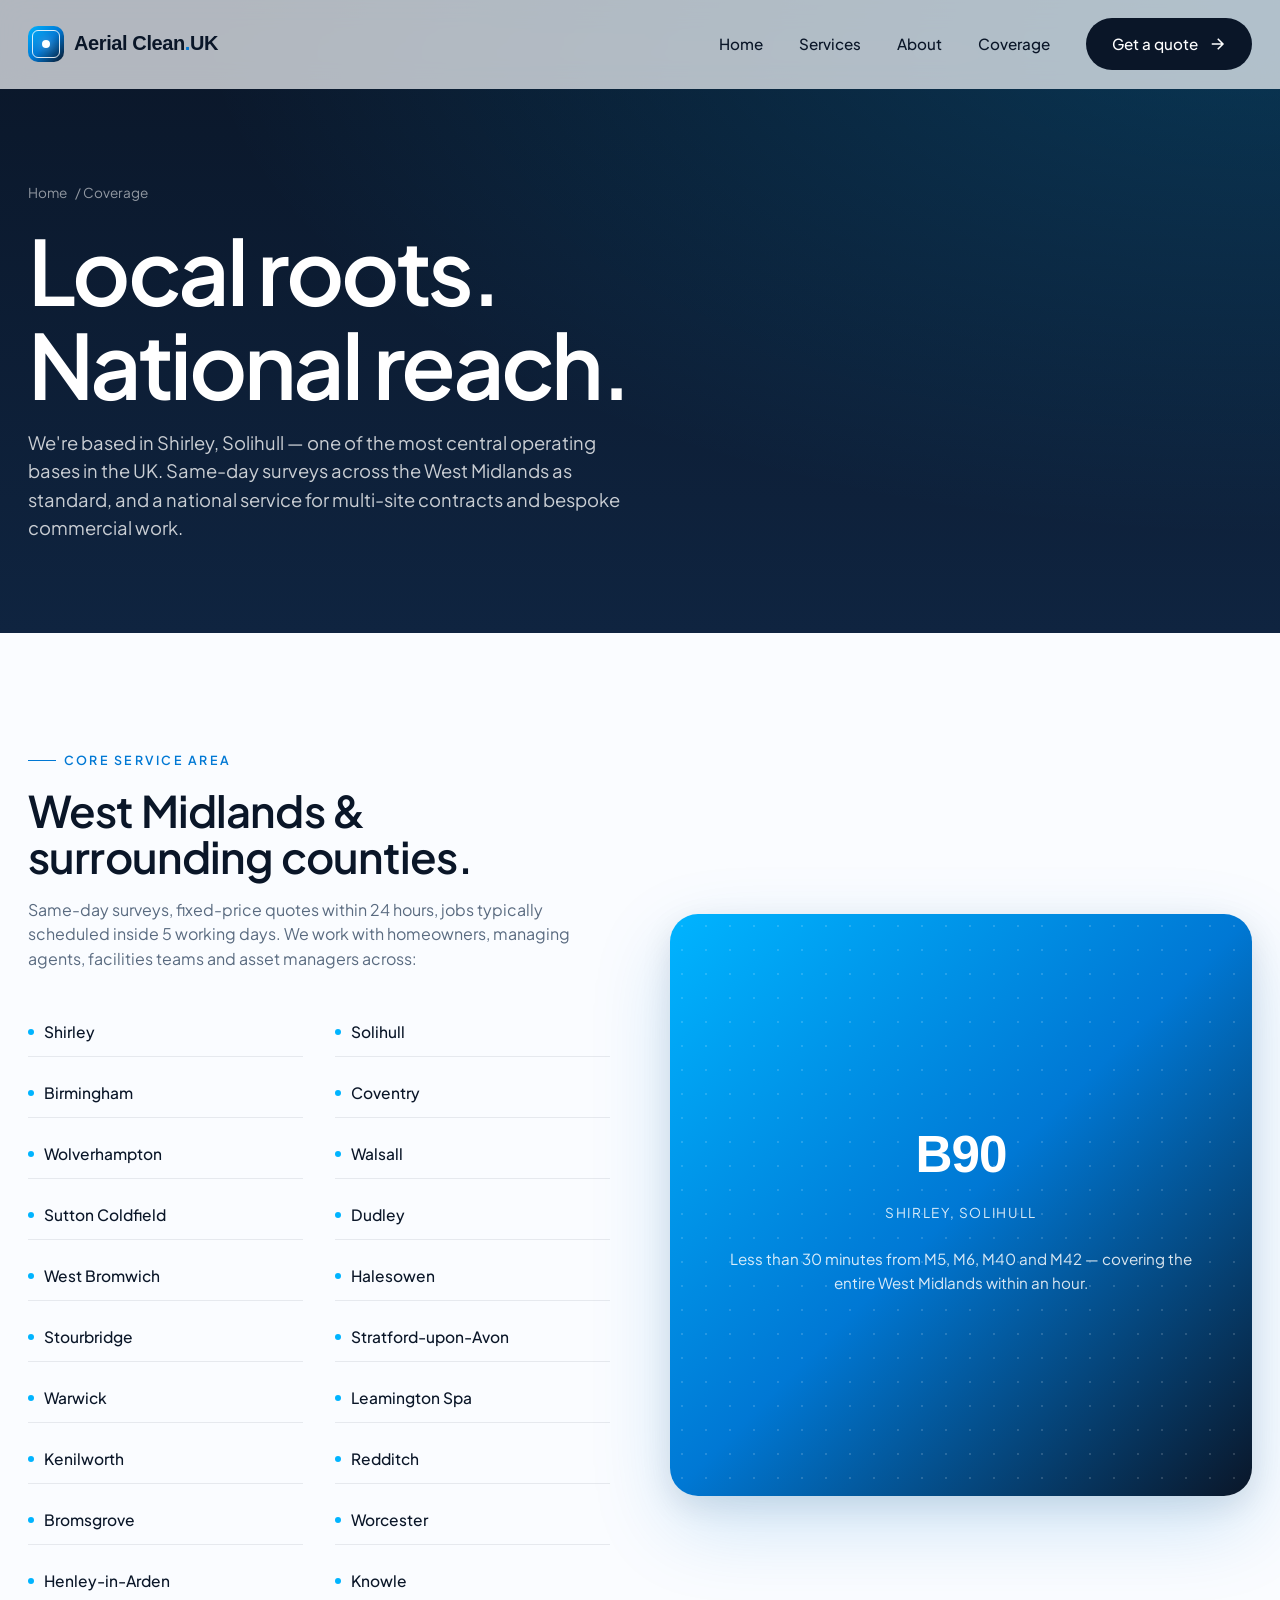
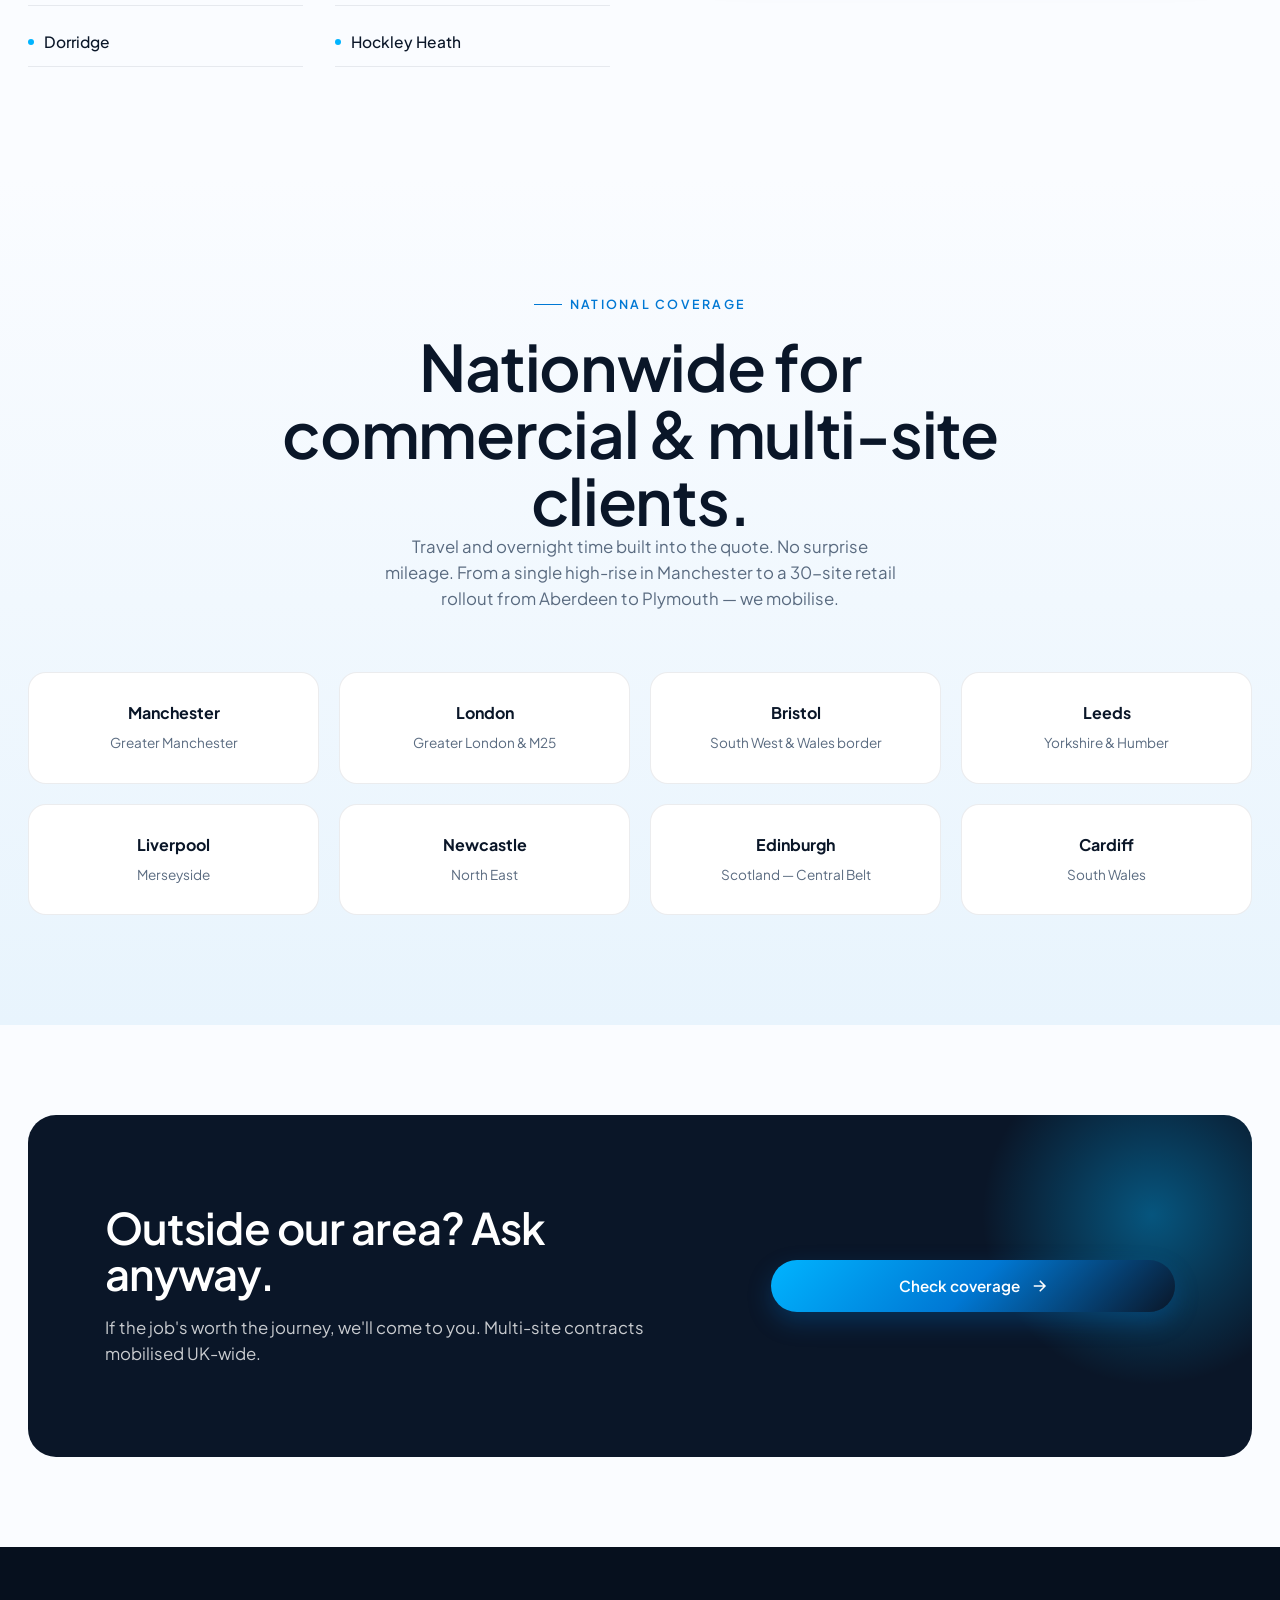
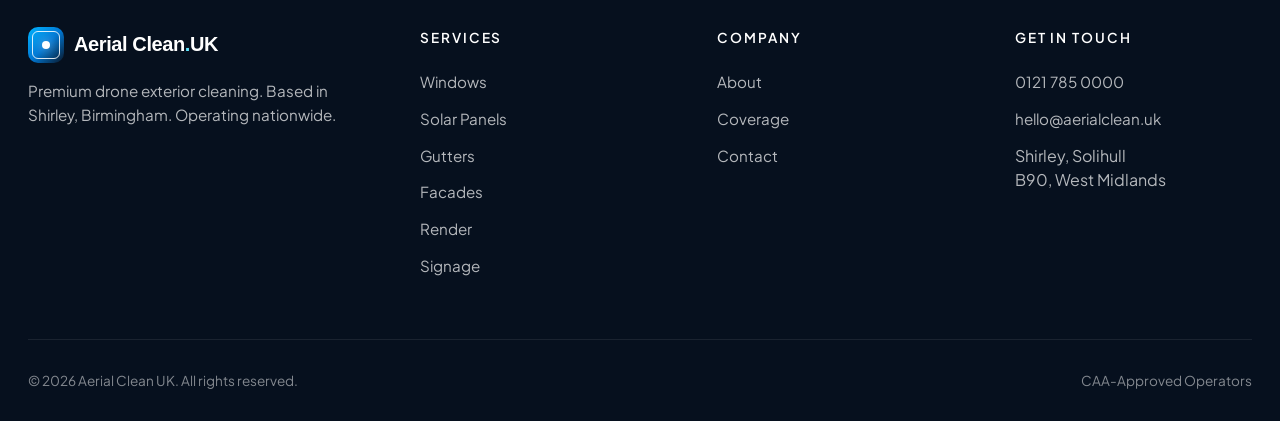
<file: areas.html>
<!doctype html>
<html lang="en">
<head>
<meta charset="utf-8">
<meta name="viewport" content="width=device-width,initial-scale=1">
<title>Coverage | Drone Cleaning Birmingham, Solihull &amp; UK-Wide — Aerial Clean UK</title>
<meta name="description" content="Drone exterior cleaning across the West Midlands and nationwide. Based in Shirley. Same-day surveys across Birmingham, Solihull, Coventry, Warwickshire and Worcestershire.">
<meta name="theme-color" content="#0a1628">
<link rel="icon" href="data:image/svg+xml,%3Csvg xmlns='http://www.w3.org/2000/svg' viewBox='0 0 32 32'%3E%3Crect width='32' height='32' rx='8' fill='%230078d4'/%3E%3Ccircle cx='16' cy='16' r='5' fill='white'/%3E%3C/svg%3E">
<link rel="preconnect" href="https://fonts.googleapis.com"><link rel="preconnect" href="https://fonts.gstatic.com" crossorigin>
<link href="https://fonts.googleapis.com/css2?family=Plus+Jakarta+Sans:wght@400;500;600;700&display=swap" rel="stylesheet">
<link href="https://api.fontshare.com/v2/css?f[]=clash-display@500,600,700&display=swap" rel="stylesheet">
<link rel="stylesheet" href="assets/css/styles.css">
</head>
<body>

<header class="site-header">
  <div class="nav">
    <a href="/" class="logo"><span class="logo-mark"></span><span>Aerial Clean<span style="color:#0078d4">.</span>UK</span></a>
    <nav class="nav-links">
      <a href="/">Home</a><a href="services.html">Services</a><a href="about.html">About</a>
      <a href="areas.html">Coverage</a>
      <a href="contact.html" class="btn btn-primary">Get a quote
        <svg class="btn-arrow" viewBox="0 0 24 24" fill="none" stroke="currentColor" stroke-width="2"><path d="M5 12h14M13 5l7 7-7 7"/></svg>
      </a>
    </nav>
    <button class="menu-toggle" aria-label="Menu"><span></span><span></span></button>
  </div>
</header>

<section class="page-hero">
  <div class="container">
    <div class="page-hero-inner">
      <span class="crumb"><a href="/">Home</a> / Coverage</span>
      <h1 class="h-display">Local roots. National reach.</h1>
      <p>We're based in Shirley, Solihull — one of the most central operating bases in the UK. Same-day surveys across the West Midlands as standard, and a national service for multi-site contracts and bespoke commercial work.</p>
    </div>
  </div>
</section>

<section>
  <div class="container">
    <div class="areas-grid">
      <div class="reveal">
        <span class="eyebrow">Core service area</span>
        <h2 class="h-2" style="margin-top:18px">West Midlands &amp; surrounding counties.</h2>
        <p style="margin-top:18px; color:var(--muted)">Same-day surveys, fixed-price quotes within 24 hours, jobs typically scheduled inside 5 working days. We work with homeowners, managing agents, facilities teams and asset managers across:</p>
        <div class="areas-list">
          <a href="contact.html">Shirley</a><a href="contact.html">Solihull</a>
          <a href="contact.html">Birmingham</a><a href="contact.html">Coventry</a>
          <a href="contact.html">Wolverhampton</a><a href="contact.html">Walsall</a>
          <a href="contact.html">Sutton Coldfield</a><a href="contact.html">Dudley</a>
          <a href="contact.html">West Bromwich</a><a href="contact.html">Halesowen</a>
          <a href="contact.html">Stourbridge</a><a href="contact.html">Stratford-upon-Avon</a>
          <a href="contact.html">Warwick</a><a href="contact.html">Leamington Spa</a>
          <a href="contact.html">Kenilworth</a><a href="contact.html">Redditch</a>
          <a href="contact.html">Bromsgrove</a><a href="contact.html">Worcester</a>
          <a href="contact.html">Henley-in-Arden</a><a href="contact.html">Knowle</a>
          <a href="contact.html">Dorridge</a><a href="contact.html">Hockley Heath</a>
        </div>
      </div>
      <div class="areas-map reveal">
        <div class="areas-map-inner">
          <strong>B90</strong>
          <span>Shirley, Solihull</span>
          <p style="margin-top:24px; color:rgba(255,255,255,0.85); font-size:0.95rem; line-height:1.6">Less than 30 minutes from M5, M6, M40 and M42 — covering the entire West Midlands within an hour.</p>
        </div>
      </div>
    </div>
  </div>
</section>

<section class="why">
  <div class="container">
    <div class="section-head center reveal">
      <div>
        <span class="eyebrow">National coverage</span>
        <h2 class="h-1" style="margin-top:18px">Nationwide for commercial &amp; multi-site clients.</h2>
        <p>Travel and overnight time built into the quote. No surprise mileage. From a single high-rise in Manchester to a 30-site retail rollout from Aberdeen to Plymouth — we mobilise.</p>
      </div>
    </div>
    <div class="cred-grid">
      <div class="cred reveal"><strong>Manchester</strong><span>Greater Manchester</span></div>
      <div class="cred reveal"><strong>London</strong><span>Greater London &amp; M25</span></div>
      <div class="cred reveal"><strong>Bristol</strong><span>South West &amp; Wales border</span></div>
      <div class="cred reveal"><strong>Leeds</strong><span>Yorkshire &amp; Humber</span></div>
      <div class="cred reveal"><strong>Liverpool</strong><span>Merseyside</span></div>
      <div class="cred reveal"><strong>Newcastle</strong><span>North East</span></div>
      <div class="cred reveal"><strong>Edinburgh</strong><span>Scotland — Central Belt</span></div>
      <div class="cred reveal"><strong>Cardiff</strong><span>South Wales</span></div>
    </div>
  </div>
</section>

<section class="cta">
  <div class="container">
    <div class="cta-inner reveal">
      <div>
        <h2 class="h-2">Outside our area? Ask anyway.</h2>
        <p style="margin-top:14px">If the job's worth the journey, we'll come to you. Multi-site contracts mobilised UK-wide.</p>
      </div>
      <div class="cta-actions">
        <a href="contact.html" class="btn btn-sky">Check coverage
          <svg class="btn-arrow" viewBox="0 0 24 24" fill="none" stroke="currentColor" stroke-width="2"><path d="M5 12h14M13 5l7 7-7 7"/></svg>
        </a>
      </div>
    </div>
  </div>
</section>

<footer class="site-footer">
  <div class="container">
    <div class="footer-grid">
      <div class="footer-brand">
        <a href="/" class="logo"><span class="logo-mark"></span><span>Aerial Clean<span style="color:#5fe6ff">.</span>UK</span></a>
        <p>Premium drone exterior cleaning. Based in Shirley, Birmingham. Operating nationwide.</p>
      </div>
      <div class="footer-col"><h5>Services</h5><ul>
        <li><a href="services.html#windows">Windows</a></li><li><a href="services.html#solar">Solar Panels</a></li>
        <li><a href="services.html#gutters">Gutters</a></li><li><a href="services.html#facade">Facades</a></li>
        <li><a href="services.html#render">Render</a></li><li><a href="services.html#signage">Signage</a></li>
      </ul></div>
      <div class="footer-col"><h5>Company</h5><ul>
        <li><a href="about.html">About</a></li><li><a href="areas.html">Coverage</a></li><li><a href="contact.html">Contact</a></li>
      </ul></div>
      <div class="footer-col"><h5>Get in touch</h5><ul>
        <li><a href="tel:01217850000">0121 785 0000</a></li>
        <li><a href="mailto:hello@aerialclean.uk">hello@aerialclean.uk</a></li>
        <li>Shirley, Solihull<br>B90, West Midlands</li>
      </ul></div>
    </div>
    <div class="footer-bottom">
      <span>© <span id="year">2026</span> Aerial Clean UK. All rights reserved.</span>
      <span>CAA-Approved Operators</span>
    </div>
  </div>
</footer>
<script>document.getElementById('year').textContent = new Date().getFullYear();</script>
<script src="assets/js/main.js"></script>
</body>
</html>
</file>
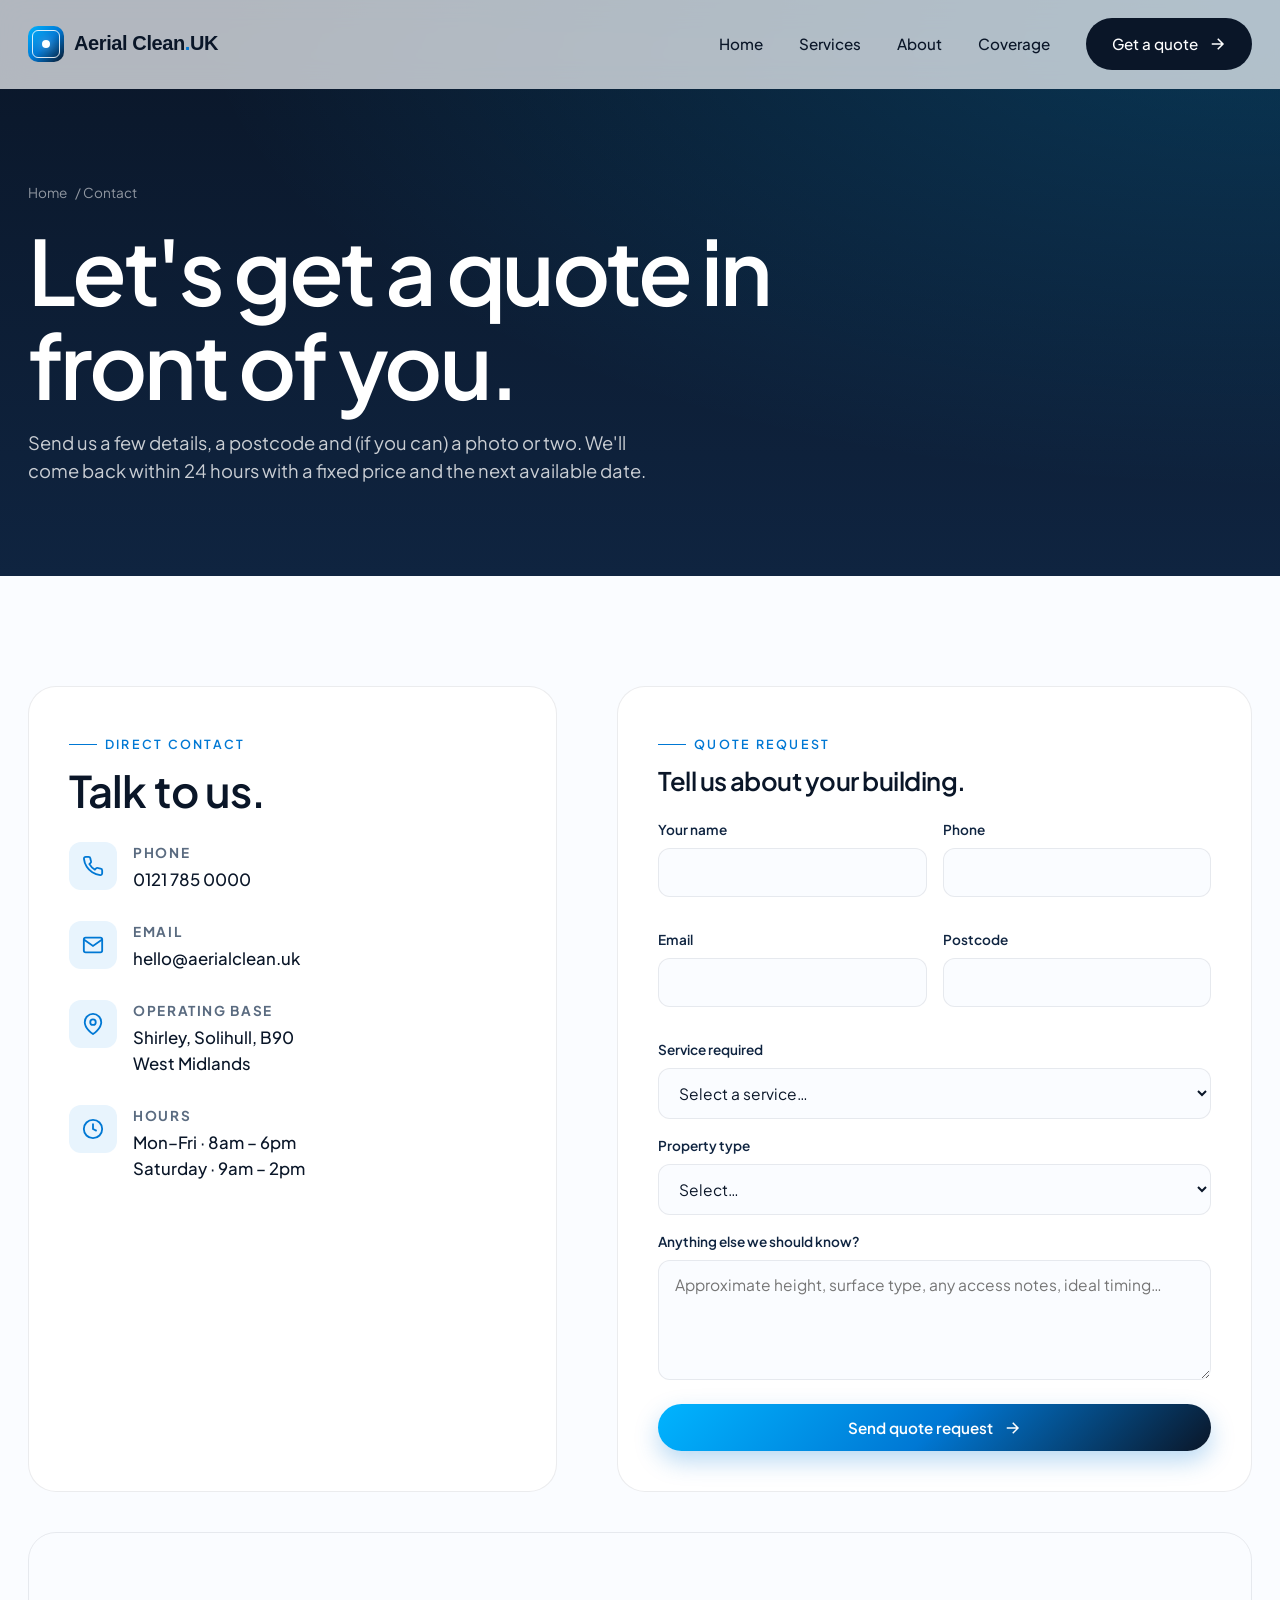
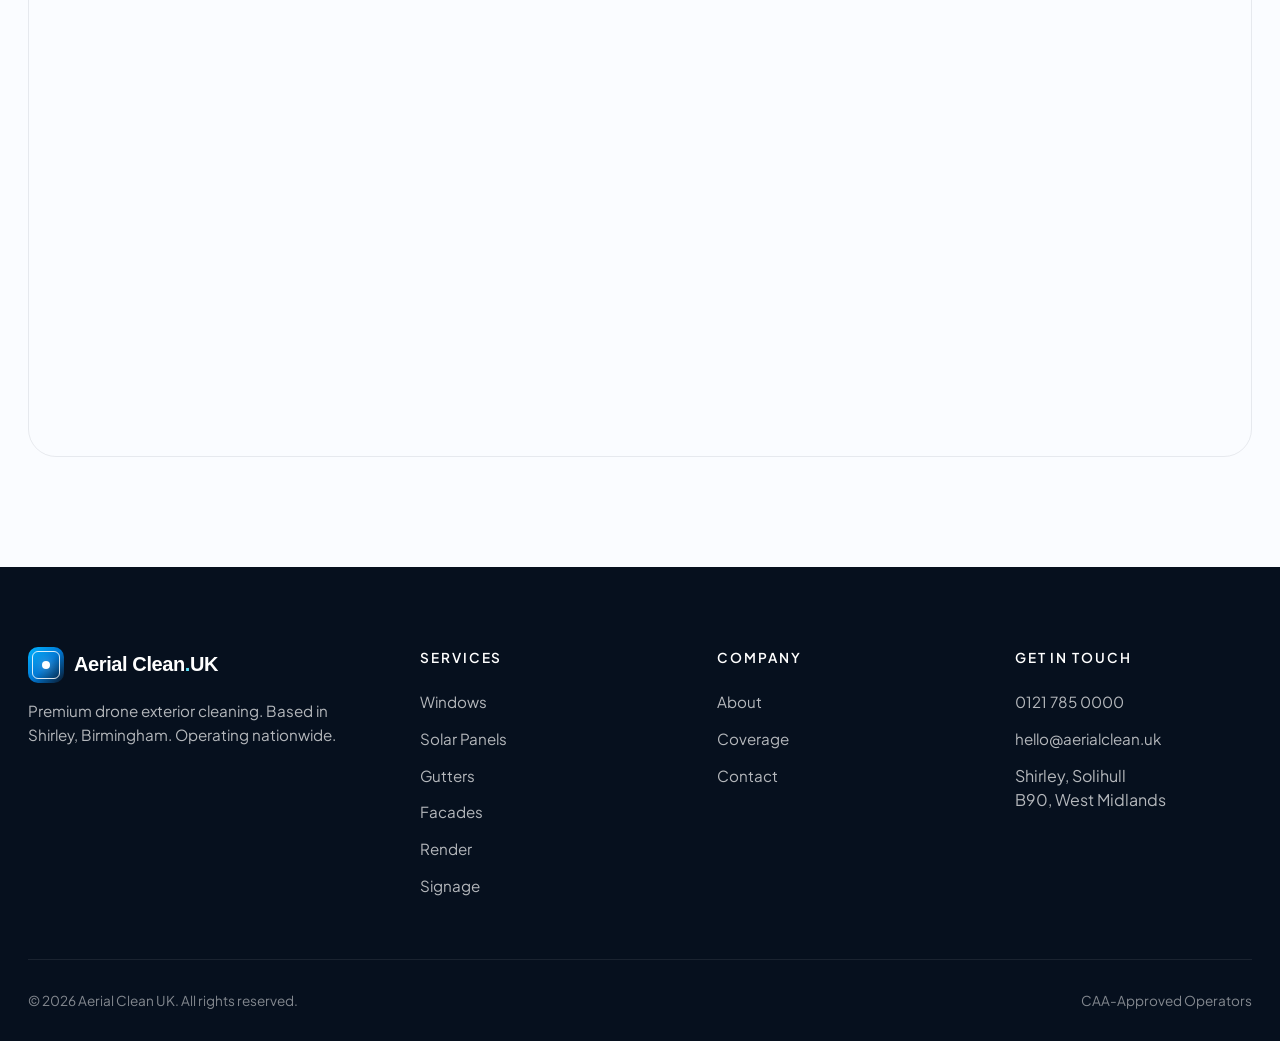
<file: contact.html>
<!doctype html>
<html lang="en">
<head>
<meta charset="utf-8">
<meta name="viewport" content="width=device-width,initial-scale=1">
<title>Contact | Get a Quote — Aerial Clean UK</title>
<meta name="description" content="Get a fixed-price drone cleaning quote in 24 hours. Call 0121 785 0000 or send a few photos and a postcode.">
<meta name="theme-color" content="#0a1628">
<link rel="icon" href="data:image/svg+xml,%3Csvg xmlns='http://www.w3.org/2000/svg' viewBox='0 0 32 32'%3E%3Crect width='32' height='32' rx='8' fill='%230078d4'/%3E%3Ccircle cx='16' cy='16' r='5' fill='white'/%3E%3C/svg%3E">
<link rel="preconnect" href="https://fonts.googleapis.com"><link rel="preconnect" href="https://fonts.gstatic.com" crossorigin>
<link href="https://fonts.googleapis.com/css2?family=Plus+Jakarta+Sans:wght@400;500;600;700&display=swap" rel="stylesheet">
<link href="https://api.fontshare.com/v2/css?f[]=clash-display@500,600,700&display=swap" rel="stylesheet">
<link rel="stylesheet" href="assets/css/styles.css">
</head>
<body>

<header class="site-header">
  <div class="nav">
    <a href="/" class="logo"><span class="logo-mark"></span><span>Aerial Clean<span style="color:#0078d4">.</span>UK</span></a>
    <nav class="nav-links">
      <a href="/">Home</a><a href="services.html">Services</a><a href="about.html">About</a><a href="areas.html">Coverage</a>
      <a href="contact.html" class="btn btn-primary">Get a quote
        <svg class="btn-arrow" viewBox="0 0 24 24" fill="none" stroke="currentColor" stroke-width="2"><path d="M5 12h14M13 5l7 7-7 7"/></svg>
      </a>
    </nav>
    <button class="menu-toggle" aria-label="Menu"><span></span><span></span></button>
  </div>
</header>

<section class="page-hero">
  <div class="container">
    <div class="page-hero-inner">
      <span class="crumb"><a href="/">Home</a> / Contact</span>
      <h1 class="h-display">Let's get a quote in front of you.</h1>
      <p>Send us a few details, a postcode and (if you can) a photo or two. We'll come back within 24 hours with a fixed price and the next available date.</p>
    </div>
  </div>
</section>

<section>
  <div class="container">
    <div class="contact-grid">
      <div class="contact-card reveal">
        <div>
          <span class="eyebrow">Direct contact</span>
          <h2 class="h-2" style="margin-top:14px">Talk to us.</h2>
        </div>
        <div class="contact-method">
          <div class="contact-method-icon"><svg width="22" height="22" viewBox="0 0 24 24" fill="none" stroke="currentColor" stroke-width="2"><path d="M22 16.92v3a2 2 0 01-2.18 2 19.79 19.79 0 01-8.63-3.07 19.5 19.5 0 01-6-6 19.79 19.79 0 01-3.07-8.67A2 2 0 014.11 2h3a2 2 0 012 1.72 12.84 12.84 0 00.7 2.81 2 2 0 01-.45 2.11L8.09 9.91a16 16 0 006 6l1.27-1.27a2 2 0 012.11-.45 12.84 12.84 0 002.81.7A2 2 0 0122 16.92z"/></svg></div>
          <div><strong>Phone</strong><a href="tel:01217850000">0121 785 0000</a></div>
        </div>
        <div class="contact-method">
          <div class="contact-method-icon"><svg width="22" height="22" viewBox="0 0 24 24" fill="none" stroke="currentColor" stroke-width="2"><path d="M4 4h16c1.1 0 2 .9 2 2v12c0 1.1-.9 2-2 2H4c-1.1 0-2-.9-2-2V6c0-1.1.9-2 2-2z"/><polyline points="22,6 12,13 2,6"/></svg></div>
          <div><strong>Email</strong><a href="mailto:hello@aerialclean.uk">hello@aerialclean.uk</a></div>
        </div>
        <div class="contact-method">
          <div class="contact-method-icon"><svg width="22" height="22" viewBox="0 0 24 24" fill="none" stroke="currentColor" stroke-width="2"><path d="M21 10c0 7-9 13-9 13s-9-6-9-13a9 9 0 0118 0z"/><circle cx="12" cy="10" r="3"/></svg></div>
          <div><strong>Operating base</strong><span>Shirley, Solihull, B90<br>West Midlands</span></div>
        </div>
        <div class="contact-method">
          <div class="contact-method-icon"><svg width="22" height="22" viewBox="0 0 24 24" fill="none" stroke="currentColor" stroke-width="2"><circle cx="12" cy="12" r="10"/><path d="M12 6v6l4 2"/></svg></div>
          <div><strong>Hours</strong><span>Mon–Fri · 8am – 6pm<br>Saturday · 9am – 2pm</span></div>
        </div>
      </div>

      <form class="quote-form reveal">
        <span class="eyebrow">Quote request</span>
        <h2 class="h-3" style="margin-top:14px; margin-bottom:24px">Tell us about your building.</h2>

        <div class="form-row">
          <div class="form-field"><label for="name">Your name</label><input id="name" type="text" required></div>
          <div class="form-field"><label for="phone">Phone</label><input id="phone" type="tel" required></div>
        </div>
        <div class="form-row">
          <div class="form-field"><label for="email">Email</label><input id="email" type="email" required></div>
          <div class="form-field"><label for="postcode">Postcode</label><input id="postcode" type="text" required></div>
        </div>

        <div class="form-field">
          <label for="service">Service required</label>
          <select id="service" required>
            <option value="">Select a service…</option>
            <option>Window cleaning</option>
            <option>Solar panel cleaning</option>
            <option>Gutter cleaning &amp; inspection</option>
            <option>Facade &amp; cladding</option>
            <option>Render &amp; K-Rend</option>
            <option>Signage cleaning</option>
            <option>Multiple / not sure</option>
          </select>
        </div>

        <div class="form-field">
          <label for="property">Property type</label>
          <select id="property">
            <option value="">Select…</option>
            <option>Domestic — house</option>
            <option>Domestic — flat / apartment block</option>
            <option>Commercial — office</option>
            <option>Commercial — industrial / warehouse</option>
            <option>Commercial — retail</option>
            <option>Public sector / education / healthcare</option>
            <option>Other</option>
          </select>
        </div>

        <div class="form-field">
          <label for="message">Anything else we should know?</label>
          <textarea id="message" placeholder="Approximate height, surface type, any access notes, ideal timing…"></textarea>
        </div>

        <button class="btn btn-sky form-submit" type="submit">Send quote request
          <svg class="btn-arrow" viewBox="0 0 24 24" fill="none" stroke="currentColor" stroke-width="2"><path d="M5 12h14M13 5l7 7-7 7"/></svg>
        </button>
      </form>
    </div>

    <div class="map-frame reveal">
      <iframe loading="lazy" title="Aerial Clean UK base location" src="https://maps.google.com/maps?q=Shirley%2C%20Solihull%2C%20B90&t=&z=12&ie=UTF8&iwloc=&output=embed"></iframe>
    </div>
  </div>
</section>

<footer class="site-footer">
  <div class="container">
    <div class="footer-grid">
      <div class="footer-brand">
        <a href="/" class="logo"><span class="logo-mark"></span><span>Aerial Clean<span style="color:#5fe6ff">.</span>UK</span></a>
        <p>Premium drone exterior cleaning. Based in Shirley, Birmingham. Operating nationwide.</p>
      </div>
      <div class="footer-col"><h5>Services</h5><ul>
        <li><a href="services.html#windows">Windows</a></li><li><a href="services.html#solar">Solar Panels</a></li>
        <li><a href="services.html#gutters">Gutters</a></li><li><a href="services.html#facade">Facades</a></li>
        <li><a href="services.html#render">Render</a></li><li><a href="services.html#signage">Signage</a></li>
      </ul></div>
      <div class="footer-col"><h5>Company</h5><ul>
        <li><a href="about.html">About</a></li><li><a href="areas.html">Coverage</a></li><li><a href="contact.html">Contact</a></li>
      </ul></div>
      <div class="footer-col"><h5>Get in touch</h5><ul>
        <li><a href="tel:01217850000">0121 785 0000</a></li>
        <li><a href="mailto:hello@aerialclean.uk">hello@aerialclean.uk</a></li>
        <li>Shirley, Solihull<br>B90, West Midlands</li>
      </ul></div>
    </div>
    <div class="footer-bottom">
      <span>© <span id="year">2026</span> Aerial Clean UK. All rights reserved.</span>
      <span>CAA-Approved Operators</span>
    </div>
  </div>
</footer>
<script>document.getElementById('year').textContent = new Date().getFullYear();</script>
<script src="assets/js/main.js"></script>
</body>
</html>
</file>
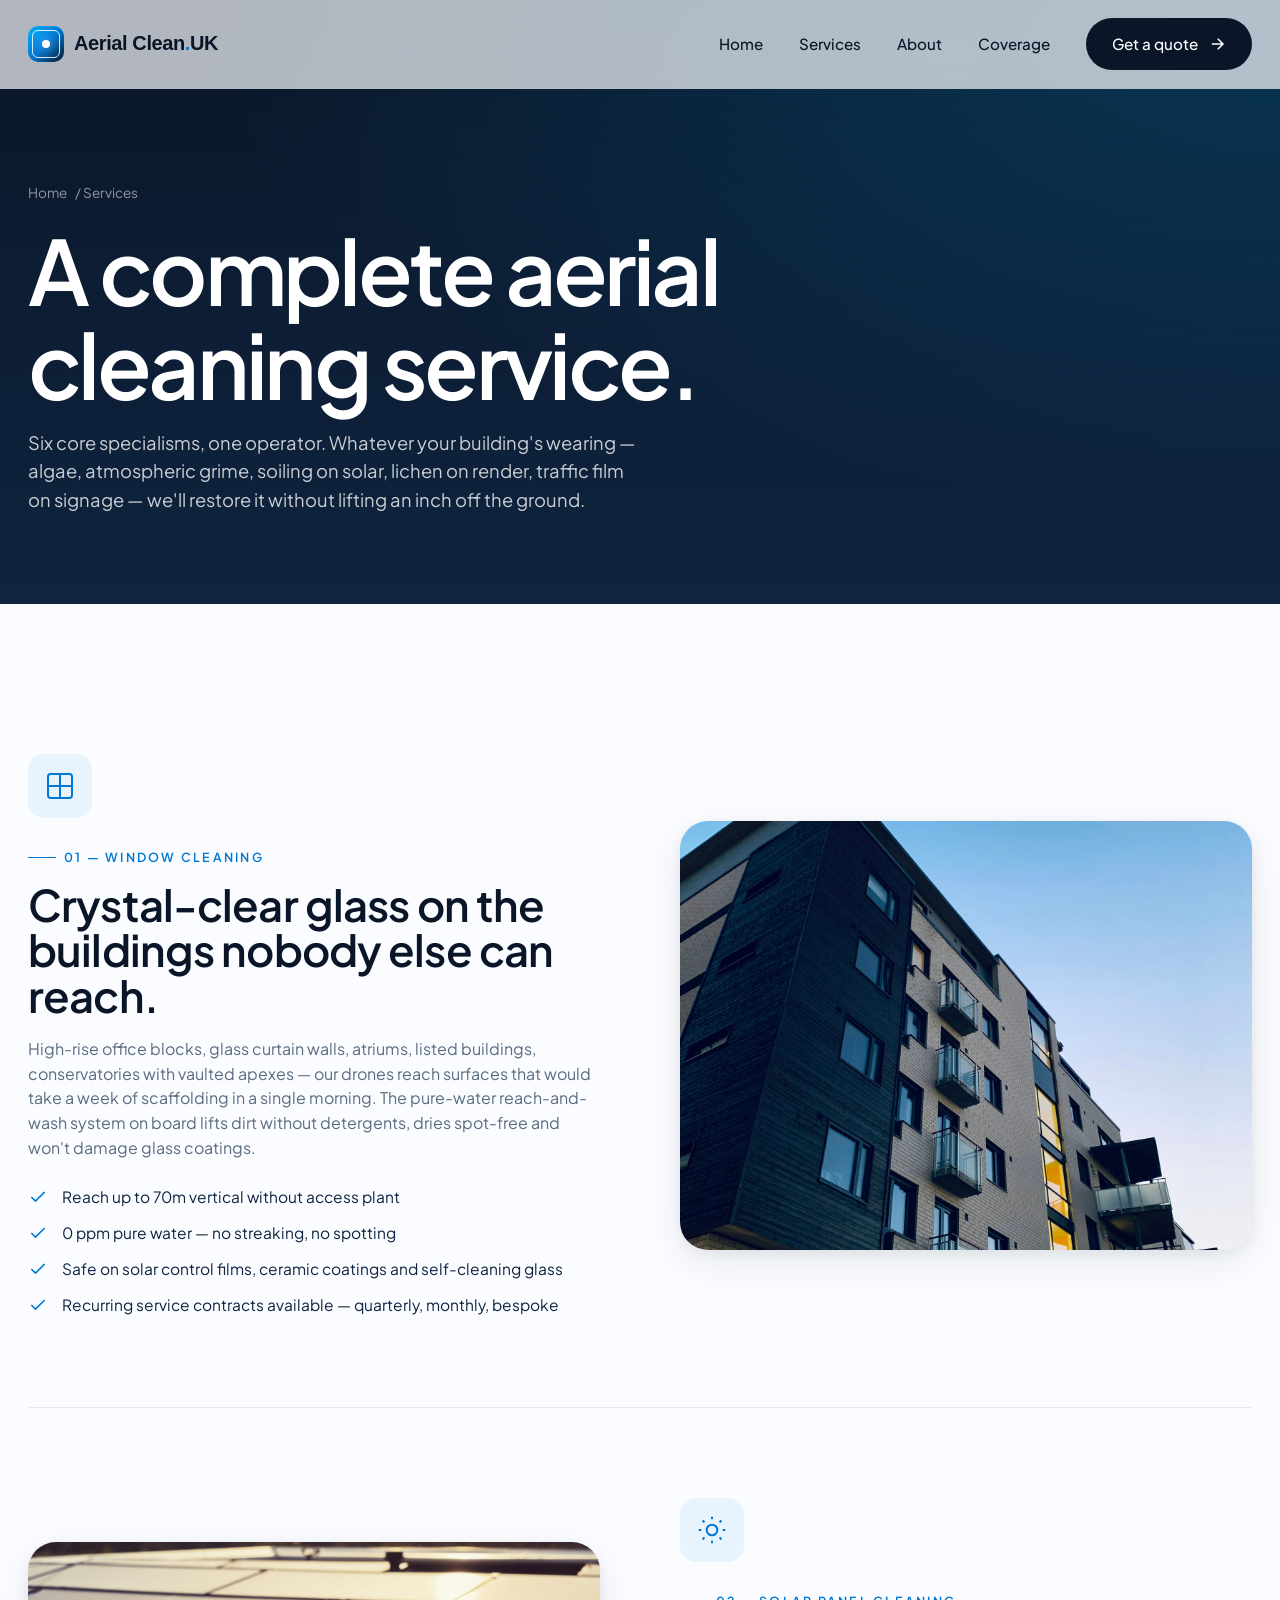
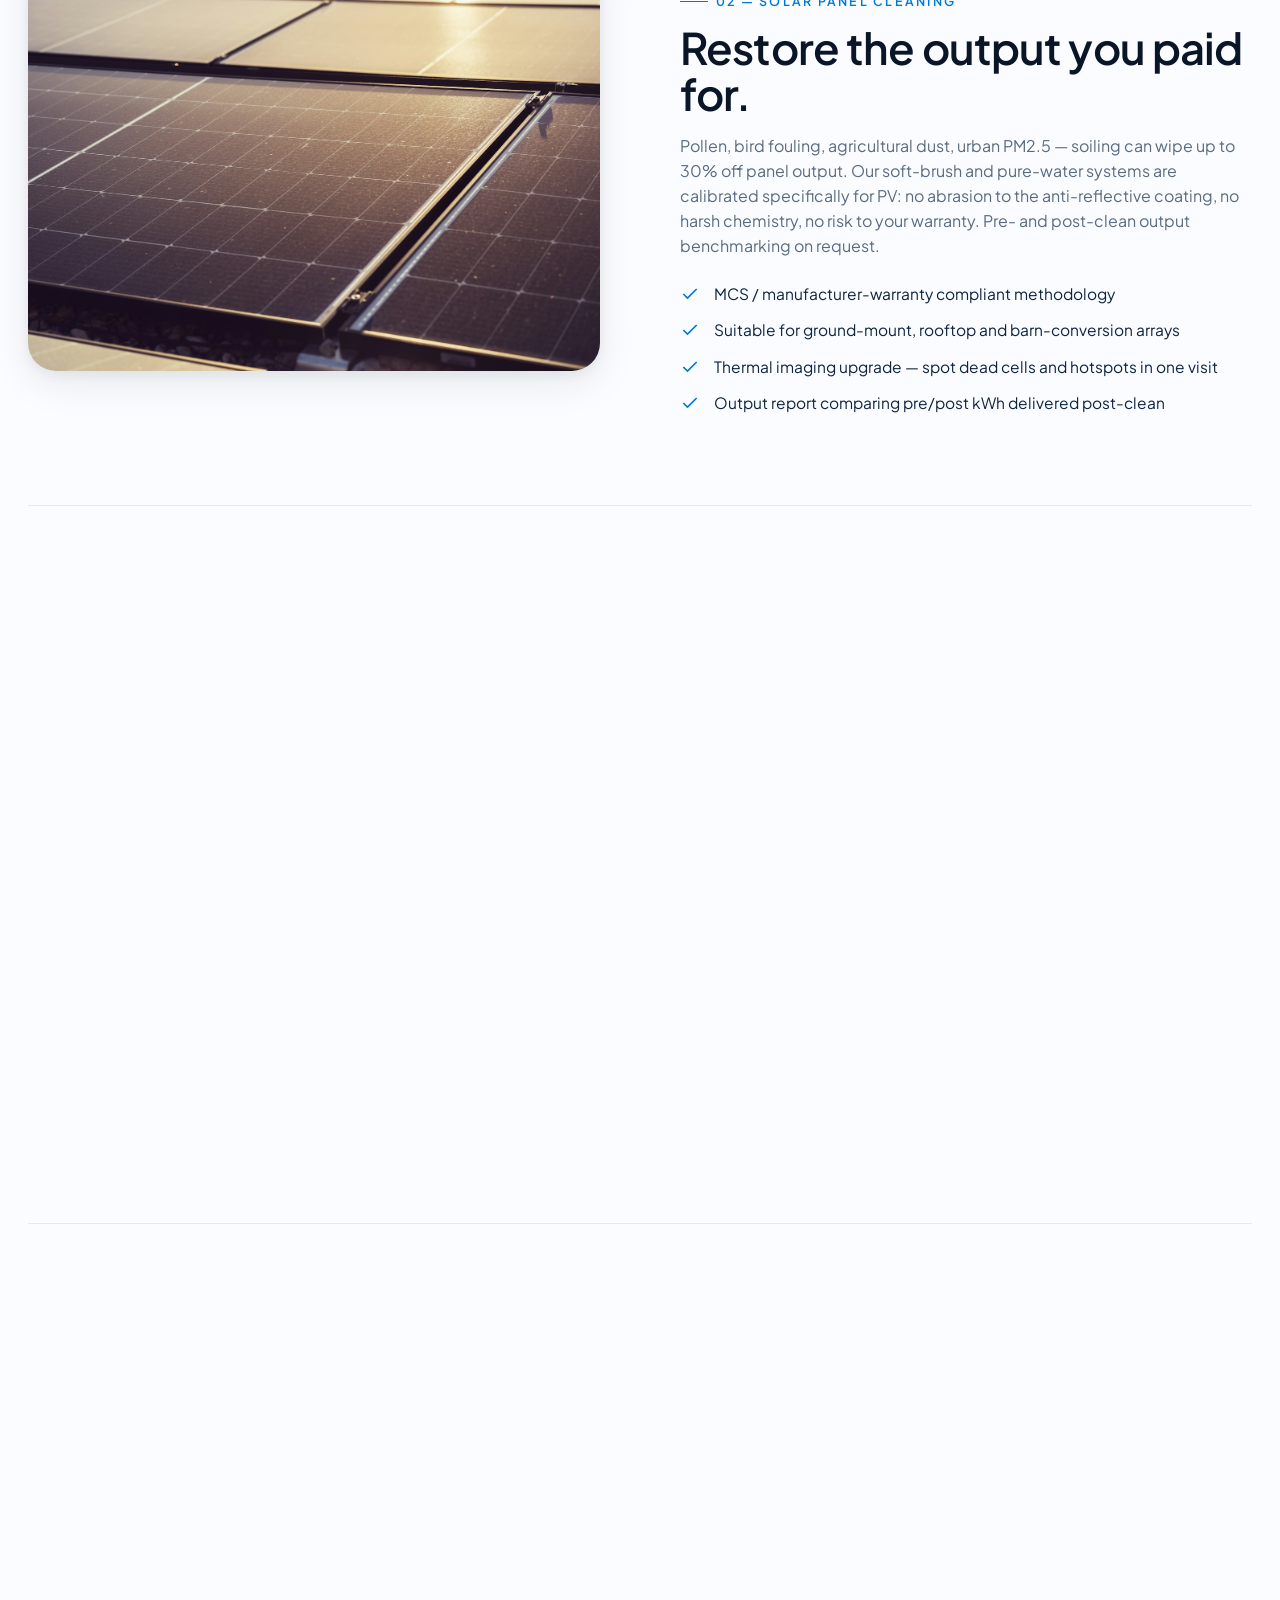
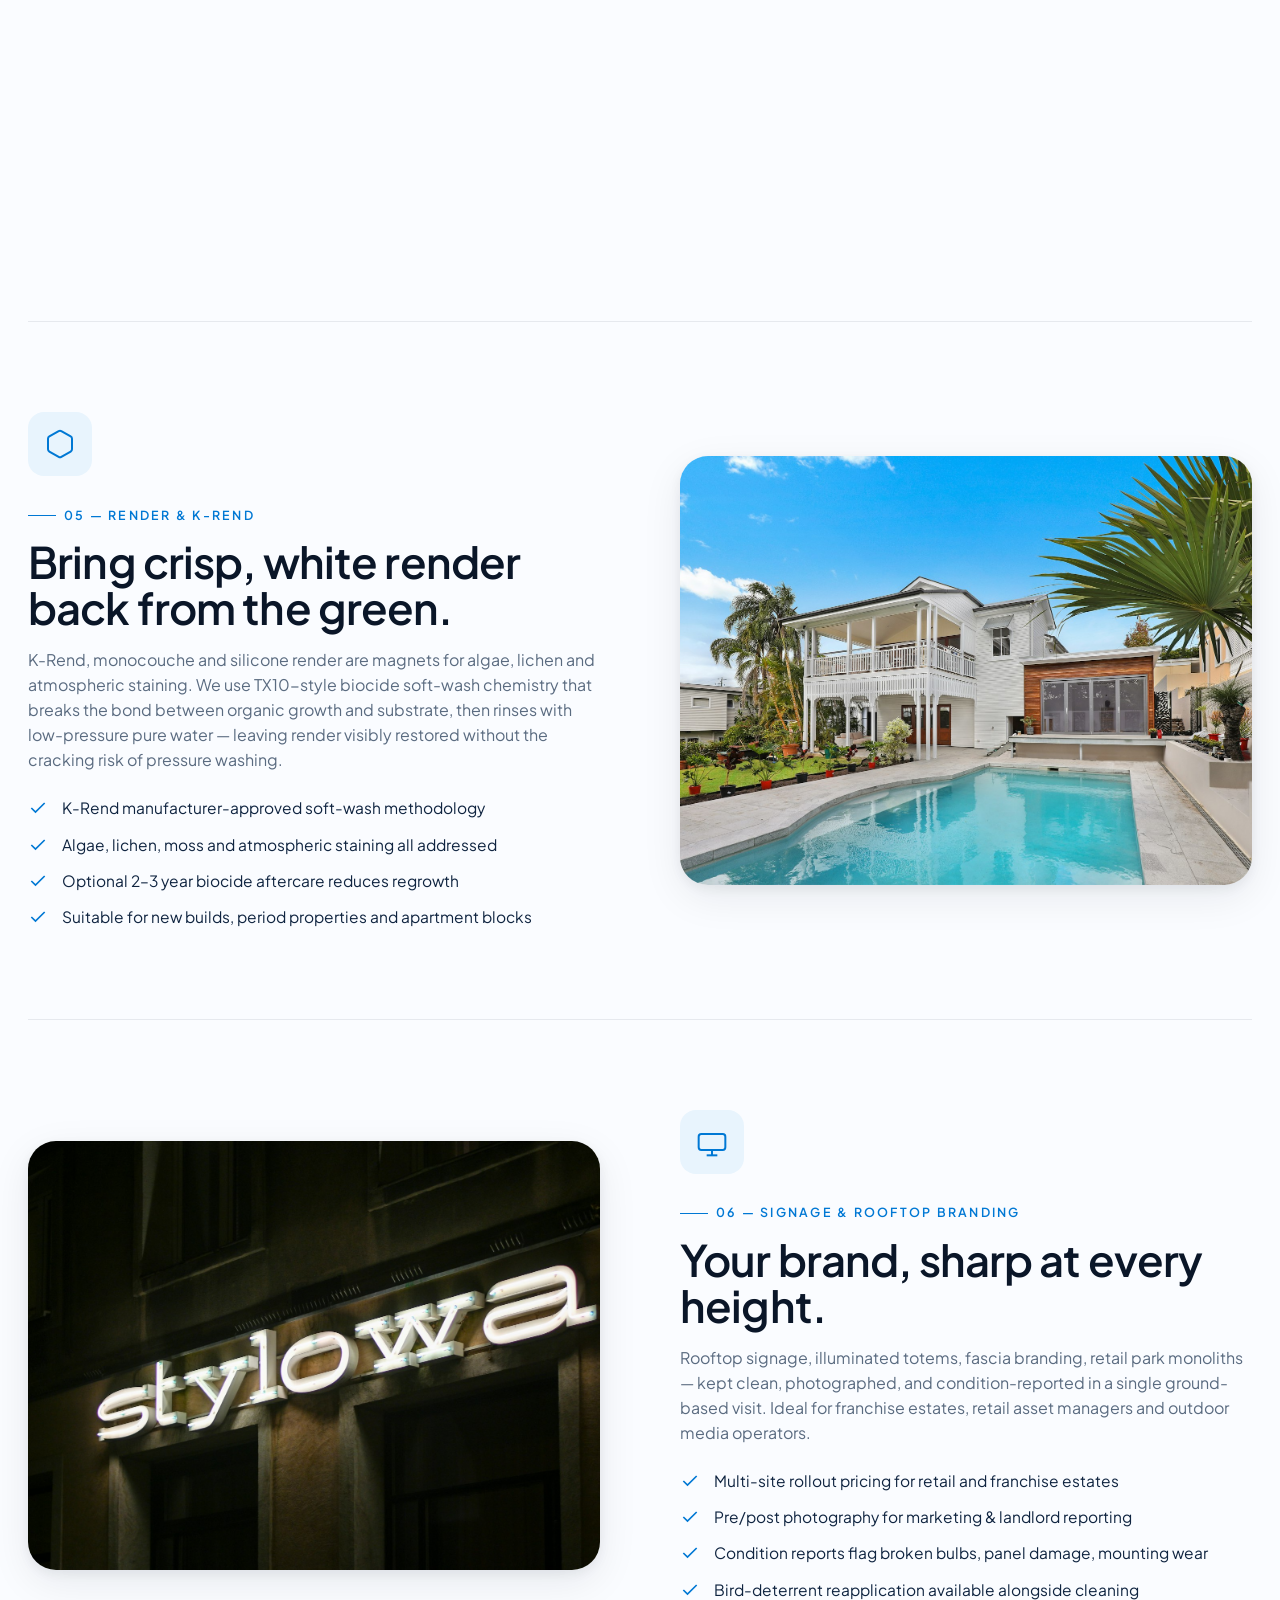
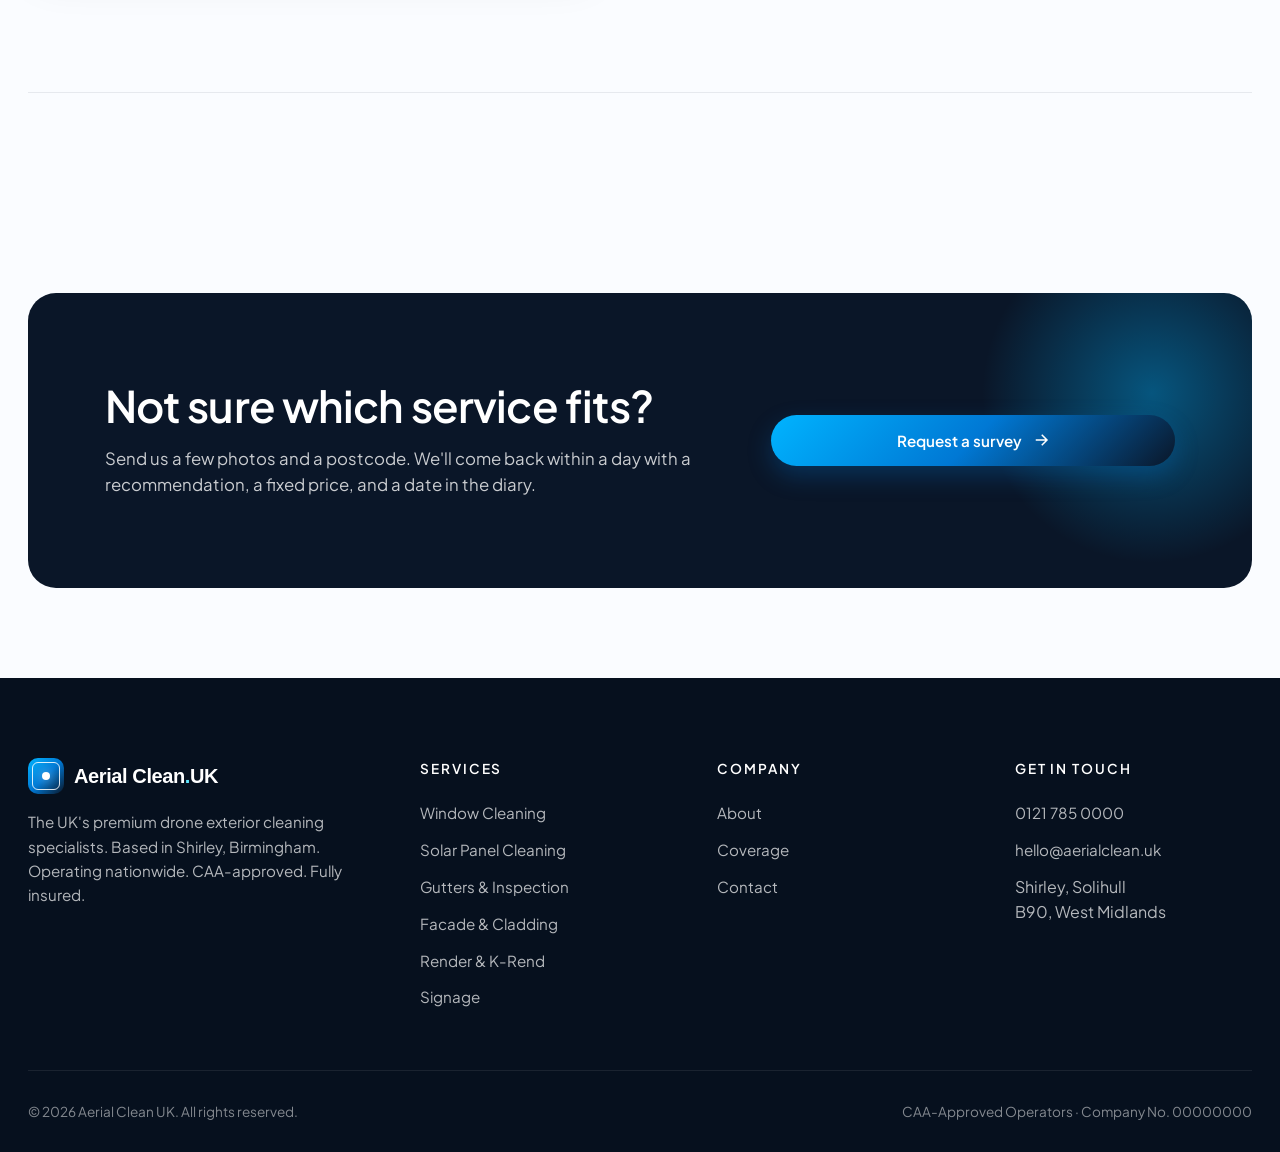
<file: services.html>
<!doctype html>
<html lang="en">
<head>
<meta charset="utf-8">
<meta name="viewport" content="width=device-width,initial-scale=1">
<title>Services | Drone Window, Solar &amp; Exterior Cleaning — Aerial Clean UK</title>
<meta name="description" content="Drone-powered cleaning for windows, solar panels, gutters, facades, render and signage. Reach up to 70m without scaffolding or cherry pickers. Free quotes nationwide.">
<meta name="theme-color" content="#0a1628">
<link rel="icon" href="data:image/svg+xml,%3Csvg xmlns='http://www.w3.org/2000/svg' viewBox='0 0 32 32'%3E%3Crect width='32' height='32' rx='8' fill='%230078d4'/%3E%3Ccircle cx='16' cy='16' r='5' fill='white'/%3E%3C/svg%3E">
<link rel="preconnect" href="https://fonts.googleapis.com">
<link rel="preconnect" href="https://fonts.gstatic.com" crossorigin>
<link href="https://fonts.googleapis.com/css2?family=Plus+Jakarta+Sans:wght@400;500;600;700&display=swap" rel="stylesheet">
<link href="https://api.fontshare.com/v2/css?f[]=clash-display@500,600,700&display=swap" rel="stylesheet">
<link rel="stylesheet" href="assets/css/styles.css">
</head>
<body>

<header class="site-header">
  <div class="nav">
    <a href="/" class="logo"><span class="logo-mark"></span><span>Aerial Clean<span style="color:#0078d4">.</span>UK</span></a>
    <nav class="nav-links">
      <a href="/">Home</a>
      <a href="services.html">Services</a>
      <a href="about.html">About</a>
      <a href="areas.html">Coverage</a>
      <a href="contact.html" class="btn btn-primary">Get a quote
        <svg class="btn-arrow" viewBox="0 0 24 24" fill="none" stroke="currentColor" stroke-width="2"><path d="M5 12h14M13 5l7 7-7 7"/></svg>
      </a>
    </nav>
    <button class="menu-toggle" aria-label="Menu"><span></span><span></span></button>
  </div>
</header>

<section class="page-hero">
  <div class="container">
    <div class="page-hero-inner">
      <span class="crumb"><a href="/">Home</a> / Services</span>
      <h1 class="h-display">A complete aerial cleaning service.</h1>
      <p>Six core specialisms, one operator. Whatever your building's wearing — algae, atmospheric grime, soiling on solar, lichen on render, traffic film on signage — we'll restore it without lifting an inch off the ground.</p>
    </div>
  </div>
</section>

<section id="windows" style="padding-top:60px">
  <div class="container">
    <article class="svc-detail">
      <div class="svc-text reveal">
        <div class="svc-icon-lg"><svg width="32" height="32" viewBox="0 0 24 24" fill="none" stroke="currentColor" stroke-width="1.5"><rect x="3" y="3" width="18" height="18" rx="2"/><line x1="12" y1="3" x2="12" y2="21"/><line x1="3" y1="12" x2="21" y2="12"/></svg></div>
        <span class="eyebrow">01 — Window cleaning</span>
        <h2 class="h-2" style="margin-top:14px">Crystal-clear glass on the buildings nobody else can reach.</h2>
        <p style="margin-top:18px; color:var(--muted)">High-rise office blocks, glass curtain walls, atriums, listed buildings, conservatories with vaulted apexes — our drones reach surfaces that would take a week of scaffolding in a single morning. The pure-water reach-and-wash system on board lifts dirt without detergents, dries spot-free and won't damage glass coatings.</p>
        <ul>
          <li><svg width="20" height="20" viewBox="0 0 24 24" fill="none" stroke="currentColor" stroke-width="2"><polyline points="20 6 9 17 4 12"/></svg>Reach up to 70m vertical without access plant</li>
          <li><svg width="20" height="20" viewBox="0 0 24 24" fill="none" stroke="currentColor" stroke-width="2"><polyline points="20 6 9 17 4 12"/></svg>0 ppm pure water — no streaking, no spotting</li>
          <li><svg width="20" height="20" viewBox="0 0 24 24" fill="none" stroke="currentColor" stroke-width="2"><polyline points="20 6 9 17 4 12"/></svg>Safe on solar control films, ceramic coatings and self-cleaning glass</li>
          <li><svg width="20" height="20" viewBox="0 0 24 24" fill="none" stroke="currentColor" stroke-width="2"><polyline points="20 6 9 17 4 12"/></svg>Recurring service contracts available — quarterly, monthly, bespoke</li>
        </ul>
      </div>
      <div class="svc-img reveal"><img src="assets/img/svc-windows.jpg" alt="Drone cleaning a glass office facade"></div>
    </article>

    <article class="svc-detail" id="solar">
      <div class="svc-text reveal">
        <div class="svc-icon-lg"><svg width="32" height="32" viewBox="0 0 24 24" fill="none" stroke="currentColor" stroke-width="1.5"><circle cx="12" cy="12" r="4"/><path d="M12 2v2M12 20v2M4.93 4.93l1.41 1.41M17.66 17.66l1.41 1.41M2 12h2M20 12h2M6.34 17.66l-1.41 1.41M19.07 4.93l-1.41 1.41"/></svg></div>
        <span class="eyebrow">02 — Solar panel cleaning</span>
        <h2 class="h-2" style="margin-top:14px">Restore the output you paid for.</h2>
        <p style="margin-top:18px; color:var(--muted)">Pollen, bird fouling, agricultural dust, urban PM2.5 — soiling can wipe up to 30% off panel output. Our soft-brush and pure-water systems are calibrated specifically for PV: no abrasion to the anti-reflective coating, no harsh chemistry, no risk to your warranty. Pre- and post-clean output benchmarking on request.</p>
        <ul>
          <li><svg width="20" height="20" viewBox="0 0 24 24" fill="none" stroke="currentColor" stroke-width="2"><polyline points="20 6 9 17 4 12"/></svg>MCS / manufacturer-warranty compliant methodology</li>
          <li><svg width="20" height="20" viewBox="0 0 24 24" fill="none" stroke="currentColor" stroke-width="2"><polyline points="20 6 9 17 4 12"/></svg>Suitable for ground-mount, rooftop and barn-conversion arrays</li>
          <li><svg width="20" height="20" viewBox="0 0 24 24" fill="none" stroke="currentColor" stroke-width="2"><polyline points="20 6 9 17 4 12"/></svg>Thermal imaging upgrade — spot dead cells and hotspots in one visit</li>
          <li><svg width="20" height="20" viewBox="0 0 24 24" fill="none" stroke="currentColor" stroke-width="2"><polyline points="20 6 9 17 4 12"/></svg>Output report comparing pre/post kWh delivered post-clean</li>
        </ul>
      </div>
      <div class="svc-img reveal"><img src="assets/img/svc-solar.jpg" alt="Drone cleaning rooftop solar panels"></div>
    </article>

    <article class="svc-detail" id="gutters">
      <div class="svc-text reveal">
        <div class="svc-icon-lg"><svg width="32" height="32" viewBox="0 0 24 24" fill="none" stroke="currentColor" stroke-width="1.5"><path d="M3 9l9-6 9 6v12H3z"/><polyline points="9 21 9 12 15 12 15 21"/></svg></div>
        <span class="eyebrow">03 — Gutter cleaning &amp; inspection</span>
        <h2 class="h-2" style="margin-top:14px">See exactly what's in your guttering — before we clear it.</h2>
        <p style="margin-top:18px; color:var(--muted)">Most gutter contractors guess. We don't have to. A pre-clean drone survey gives you 4K HD walk-through of every linear metre, with annotated stills showing blockages, sagging, joint failures and overflow points. Then we clear what needs clearing and document the finished state.</p>
        <ul>
          <li><svg width="20" height="20" viewBox="0 0 24 24" fill="none" stroke="currentColor" stroke-width="2"><polyline points="20 6 9 17 4 12"/></svg>Survey-first approach — quote based on evidence, not assumption</li>
          <li><svg width="20" height="20" viewBox="0 0 24 24" fill="none" stroke="currentColor" stroke-width="2"><polyline points="20 6 9 17 4 12"/></svg>Vacuum-assisted clearance from ground level</li>
          <li><svg width="20" height="20" viewBox="0 0 24 24" fill="none" stroke="currentColor" stroke-width="2"><polyline points="20 6 9 17 4 12"/></svg>Full digital condition report delivered same day</li>
          <li><svg width="20" height="20" viewBox="0 0 24 24" fill="none" stroke="currentColor" stroke-width="2"><polyline points="20 6 9 17 4 12"/></svg>Insurance-ready documentation for managing agents &amp; landlords</li>
        </ul>
      </div>
      <div class="svc-img reveal"><img src="assets/img/svc-gutters.jpg" alt="Drone inspecting gutters"></div>
    </article>

    <article class="svc-detail" id="facade">
      <div class="svc-text reveal">
        <div class="svc-icon-lg"><svg width="32" height="32" viewBox="0 0 24 24" fill="none" stroke="currentColor" stroke-width="1.5"><rect x="4" y="2" width="16" height="20"/><line x1="4" y1="8" x2="20" y2="8"/><line x1="4" y1="14" x2="20" y2="14"/><line x1="12" y1="2" x2="12" y2="22"/></svg></div>
        <span class="eyebrow">04 — Facade &amp; cladding</span>
        <h2 class="h-2" style="margin-top:14px">Soft-wash chemistry, surgical accuracy.</h2>
        <p style="margin-top:18px; color:var(--muted)">Sandstone, limestone, brick, terracotta, ACM panels, ceramic, anodised aluminium — every substrate has a different chemistry. We pre-test, dwell, agitate and rinse with calibrated pressure to lift carbon, biological growth and atmospheric grime without damage. Heritage and listed buildings welcome.</p>
        <ul>
          <li><svg width="20" height="20" viewBox="0 0 24 24" fill="none" stroke="currentColor" stroke-width="2"><polyline points="20 6 9 17 4 12"/></svg>Substrate-specific chemistry — no one-size-fits-all</li>
          <li><svg width="20" height="20" viewBox="0 0 24 24" fill="none" stroke="currentColor" stroke-width="2"><polyline points="20 6 9 17 4 12"/></svg>Test patches before any large-scale application</li>
          <li><svg width="20" height="20" viewBox="0 0 24 24" fill="none" stroke="currentColor" stroke-width="2"><polyline points="20 6 9 17 4 12"/></svg>Listed building experience — Historic England aware methodology</li>
          <li><svg width="20" height="20" viewBox="0 0 24 24" fill="none" stroke="currentColor" stroke-width="2"><polyline points="20 6 9 17 4 12"/></svg>Biocide treatment optional — long-term regrowth prevention</li>
        </ul>
      </div>
      <div class="svc-img reveal"><img src="assets/img/svc-facade.jpg" alt="Drone cleaning brick facade"></div>
    </article>

    <article class="svc-detail" id="render">
      <div class="svc-text reveal">
        <div class="svc-icon-lg"><svg width="32" height="32" viewBox="0 0 24 24" fill="none" stroke="currentColor" stroke-width="1.5"><path d="M21 16V8a2 2 0 00-1-1.73l-7-4a2 2 0 00-2 0l-7 4A2 2 0 003 8v8a2 2 0 001 1.73l7 4a2 2 0 002 0l7-4A2 2 0 0021 16z"/></svg></div>
        <span class="eyebrow">05 — Render &amp; K-Rend</span>
        <h2 class="h-2" style="margin-top:14px">Bring crisp, white render back from the green.</h2>
        <p style="margin-top:18px; color:var(--muted)">K-Rend, monocouche and silicone render are magnets for algae, lichen and atmospheric staining. We use TX10-style biocide soft-wash chemistry that breaks the bond between organic growth and substrate, then rinses with low-pressure pure water — leaving render visibly restored without the cracking risk of pressure washing.</p>
        <ul>
          <li><svg width="20" height="20" viewBox="0 0 24 24" fill="none" stroke="currentColor" stroke-width="2"><polyline points="20 6 9 17 4 12"/></svg>K-Rend manufacturer-approved soft-wash methodology</li>
          <li><svg width="20" height="20" viewBox="0 0 24 24" fill="none" stroke="currentColor" stroke-width="2"><polyline points="20 6 9 17 4 12"/></svg>Algae, lichen, moss and atmospheric staining all addressed</li>
          <li><svg width="20" height="20" viewBox="0 0 24 24" fill="none" stroke="currentColor" stroke-width="2"><polyline points="20 6 9 17 4 12"/></svg>Optional 2–3 year biocide aftercare reduces regrowth</li>
          <li><svg width="20" height="20" viewBox="0 0 24 24" fill="none" stroke="currentColor" stroke-width="2"><polyline points="20 6 9 17 4 12"/></svg>Suitable for new builds, period properties and apartment blocks</li>
        </ul>
      </div>
      <div class="svc-img reveal"><img src="assets/img/svc-render.jpg" alt="Drone cleaning render"></div>
    </article>

    <article class="svc-detail" id="signage">
      <div class="svc-text reveal">
        <div class="svc-icon-lg"><svg width="32" height="32" viewBox="0 0 24 24" fill="none" stroke="currentColor" stroke-width="1.5"><rect x="2" y="6" width="20" height="12" rx="2"/><line x1="12" y1="18" x2="12" y2="22"/><line x1="8" y1="22" x2="16" y2="22"/></svg></div>
        <span class="eyebrow">06 — Signage &amp; rooftop branding</span>
        <h2 class="h-2" style="margin-top:14px">Your brand, sharp at every height.</h2>
        <p style="margin-top:18px; color:var(--muted)">Rooftop signage, illuminated totems, fascia branding, retail park monoliths — kept clean, photographed, and condition-reported in a single ground-based visit. Ideal for franchise estates, retail asset managers and outdoor media operators.</p>
        <ul>
          <li><svg width="20" height="20" viewBox="0 0 24 24" fill="none" stroke="currentColor" stroke-width="2"><polyline points="20 6 9 17 4 12"/></svg>Multi-site rollout pricing for retail and franchise estates</li>
          <li><svg width="20" height="20" viewBox="0 0 24 24" fill="none" stroke="currentColor" stroke-width="2"><polyline points="20 6 9 17 4 12"/></svg>Pre/post photography for marketing &amp; landlord reporting</li>
          <li><svg width="20" height="20" viewBox="0 0 24 24" fill="none" stroke="currentColor" stroke-width="2"><polyline points="20 6 9 17 4 12"/></svg>Condition reports flag broken bulbs, panel damage, mounting wear</li>
          <li><svg width="20" height="20" viewBox="0 0 24 24" fill="none" stroke="currentColor" stroke-width="2"><polyline points="20 6 9 17 4 12"/></svg>Bird-deterrent reapplication available alongside cleaning</li>
        </ul>
      </div>
      <div class="svc-img reveal"><img src="assets/img/svc-signage.jpg" alt="Drone cleaning illuminated signage"></div>
    </article>
  </div>
</section>

<section class="cta">
  <div class="container">
    <div class="cta-inner reveal">
      <div>
        <h2 class="h-2">Not sure which service fits?</h2>
        <p style="margin-top:14px">Send us a few photos and a postcode. We'll come back within a day with a recommendation, a fixed price, and a date in the diary.</p>
      </div>
      <div class="cta-actions">
        <a href="contact.html" class="btn btn-sky">Request a survey
          <svg class="btn-arrow" viewBox="0 0 24 24" fill="none" stroke="currentColor" stroke-width="2"><path d="M5 12h14M13 5l7 7-7 7"/></svg>
        </a>
      </div>
    </div>
  </div>
</section>

<footer class="site-footer">
  <div class="container">
    <div class="footer-grid">
      <div class="footer-brand">
        <a href="/" class="logo"><span class="logo-mark"></span><span>Aerial Clean<span style="color:#5fe6ff">.</span>UK</span></a>
        <p>The UK's premium drone exterior cleaning specialists. Based in Shirley, Birmingham. Operating nationwide. CAA-approved. Fully insured.</p>
      </div>
      <div class="footer-col">
        <h5>Services</h5>
        <ul>
          <li><a href="services.html#windows">Window Cleaning</a></li>
          <li><a href="services.html#solar">Solar Panel Cleaning</a></li>
          <li><a href="services.html#gutters">Gutters &amp; Inspection</a></li>
          <li><a href="services.html#facade">Facade &amp; Cladding</a></li>
          <li><a href="services.html#render">Render &amp; K-Rend</a></li>
          <li><a href="services.html#signage">Signage</a></li>
        </ul>
      </div>
      <div class="footer-col">
        <h5>Company</h5>
        <ul>
          <li><a href="about.html">About</a></li>
          <li><a href="areas.html">Coverage</a></li>
          <li><a href="contact.html">Contact</a></li>
        </ul>
      </div>
      <div class="footer-col">
        <h5>Get in touch</h5>
        <ul>
          <li><a href="tel:01217850000">0121 785 0000</a></li>
          <li><a href="mailto:hello@aerialclean.uk">hello@aerialclean.uk</a></li>
          <li>Shirley, Solihull<br>B90, West Midlands</li>
        </ul>
      </div>
    </div>
    <div class="footer-bottom">
      <span>© <span id="year">2026</span> Aerial Clean UK. All rights reserved.</span>
      <span>CAA-Approved Operators · Company No. 00000000</span>
    </div>
  </div>
</footer>

<script>document.getElementById('year').textContent = new Date().getFullYear();</script>
<script src="assets/js/main.js"></script>
</body>
</html>
</file>
<file: assets/css/styles.css>
/* Aerial Clean UK — premium drone exterior cleaning */
:root {
  --ink: #0a1628;
  --ink-2: #0f2440;
  --sky: #00b4ff;
  --sky-deep: #0078d4;
  --cyan: #5fe6ff;
  --mist: #e8f4fd;
  --paper: #fafcff;
  --line: rgba(10, 22, 40, 0.08);
  --muted: #5a6b80;
  --radius: 18px;
  --radius-lg: 28px;
  --shadow-sm: 0 2px 12px rgba(10, 22, 40, 0.04), 0 1px 3px rgba(10, 22, 40, 0.06);
  --shadow-md: 0 12px 40px rgba(10, 22, 40, 0.08), 0 4px 12px rgba(10, 22, 40, 0.06);
  --shadow-lg: 0 30px 80px rgba(0, 120, 212, 0.18), 0 10px 30px rgba(10, 22, 40, 0.1);
  --grad-sky: linear-gradient(135deg, #00b4ff 0%, #0078d4 50%, #0a1628 100%);
  --grad-soft: linear-gradient(180deg, #fafcff 0%, #e8f4fd 100%);
}

* { margin: 0; padding: 0; box-sizing: border-box; }
html { scroll-behavior: smooth; -webkit-font-smoothing: antialiased; }
body {
  font-family: 'Plus Jakarta Sans', -apple-system, system-ui, sans-serif;
  background: var(--paper);
  color: var(--ink);
  line-height: 1.55;
  font-weight: 400;
  overflow-x: hidden;
}

img { max-width: 100%; display: block; }
a { color: inherit; text-decoration: none; transition: color 0.2s ease; }

h1, h2, h3, h4 {
  font-family: 'Clash Display', 'Plus Jakarta Sans', sans-serif;
  font-weight: 600;
  letter-spacing: -0.02em;
  line-height: 1.05;
  color: var(--ink);
}

.h-display { font-size: clamp(2.6rem, 7vw, 6rem); font-weight: 600; letter-spacing: -0.04em; }
.h-1 { font-size: clamp(2.2rem, 5vw, 4rem); }
.h-2 { font-size: clamp(1.8rem, 3.4vw, 2.8rem); }
.h-3 { font-size: clamp(1.3rem, 2vw, 1.6rem); }
.eyebrow {
  display: inline-flex; align-items: center; gap: 8px;
  font-size: 0.78rem; font-weight: 600;
  text-transform: uppercase; letter-spacing: 0.18em;
  color: var(--sky-deep);
}
.eyebrow::before {
  content: ''; width: 28px; height: 1px; background: var(--sky-deep);
}

.container { max-width: 1280px; margin: 0 auto; padding: 0 28px; }
.container-narrow { max-width: 980px; margin: 0 auto; padding: 0 28px; }

/* Header */
.site-header {
  position: fixed; top: 0; left: 0; right: 0; z-index: 100;
  padding: 18px 0;
  transition: all 0.3s ease;
  backdrop-filter: blur(14px);
  -webkit-backdrop-filter: blur(14px);
  background: rgba(250, 252, 255, 0.7);
  border-bottom: 1px solid transparent;
}
.site-header.scrolled {
  background: rgba(250, 252, 255, 0.92);
  border-bottom-color: var(--line);
}
.nav {
  display: flex; align-items: center; justify-content: space-between;
  max-width: 1280px; margin: 0 auto; padding: 0 28px;
}
.logo {
  display: flex; align-items: center; gap: 10px;
  font-family: 'Clash Display', sans-serif;
  font-size: 1.25rem; font-weight: 600; letter-spacing: -0.02em;
}
.logo-mark {
  width: 36px; height: 36px; border-radius: 10px;
  background: var(--grad-sky);
  display: flex; align-items: center; justify-content: center;
  position: relative; overflow: hidden;
}
.logo-mark::after {
  content: ''; position: absolute; inset: 4px;
  border: 1.5px solid rgba(255,255,255,0.85); border-radius: 6px;
}
.logo-mark::before {
  content: ''; position: absolute; width: 8px; height: 8px;
  background: white; border-radius: 50%; z-index: 2;
  box-shadow: 0 0 12px rgba(255,255,255,0.6);
}
.nav-links { display: flex; align-items: center; gap: 36px; }
.nav-links a {
  font-size: 0.95rem; font-weight: 500; color: var(--ink);
  position: relative;
}
.nav-links a:hover { color: var(--sky-deep); }
.btn {
  display: inline-flex; align-items: center; gap: 10px;
  padding: 14px 26px; border-radius: 100px;
  font-weight: 600; font-size: 0.95rem;
  transition: all 0.25s ease; cursor: pointer; border: none;
  font-family: inherit;
}
.btn-primary,
.nav-links a.btn-primary {
  background: var(--ink); color: white;
}
.btn-primary:hover {
  background: var(--sky-deep); transform: translateY(-2px);
  box-shadow: 0 14px 32px rgba(0, 120, 212, 0.32);
}
.btn-sky {
  background: var(--grad-sky); color: white;
  box-shadow: 0 10px 24px rgba(0, 120, 212, 0.28);
}
.btn-sky:hover {
  transform: translateY(-2px);
  box-shadow: 0 18px 40px rgba(0, 120, 212, 0.4);
}
.btn-ghost {
  background: transparent; color: var(--ink);
  border: 1px solid var(--line);
}
.btn-ghost:hover { background: var(--mist); border-color: var(--sky); }
.btn-arrow {
  width: 18px; height: 18px; flex-shrink: 0;
  transition: transform 0.25s ease;
}
.btn:hover .btn-arrow { transform: translateX(3px); }

.menu-toggle {
  display: none; background: none; border: none;
  width: 40px; height: 40px; cursor: pointer;
  flex-direction: column; gap: 6px; justify-content: center; align-items: center;
}
.menu-toggle span {
  width: 22px; height: 2px; background: var(--ink); transition: all 0.25s ease;
}

/* Hero */
.hero {
  position: relative;
  min-height: 100dvh;
  padding: 160px 0 120px;
  overflow: hidden;
  background: linear-gradient(180deg, #0a1628 0%, #0f2440 60%, #0a1628 100%);
  color: white;
}
.hero::before {
  content: ''; position: absolute; inset: 0;
  background:
    radial-gradient(ellipse at top right, rgba(0, 180, 255, 0.25), transparent 50%),
    radial-gradient(ellipse at bottom left, rgba(0, 120, 212, 0.18), transparent 50%);
  pointer-events: none;
}
.hero::after {
  content: ''; position: absolute; inset: 0;
  background-image:
    linear-gradient(rgba(255,255,255,0.04) 1px, transparent 1px),
    linear-gradient(90deg, rgba(255,255,255,0.04) 1px, transparent 1px);
  background-size: 60px 60px;
  mask-image: radial-gradient(ellipse at center, black 30%, transparent 75%);
  -webkit-mask-image: radial-gradient(ellipse at center, black 30%, transparent 75%);
  pointer-events: none;
}
.hero-inner {
  position: relative; z-index: 2;
  display: grid; grid-template-columns: 1.1fr 0.9fr; gap: 60px; align-items: center;
}
.hero h1 {
  color: white; margin: 22px 0 24px;
}
.hero h1 .grad {
  background: linear-gradient(90deg, #5fe6ff 0%, #00b4ff 60%);
  -webkit-background-clip: text; background-clip: text;
  -webkit-text-fill-color: transparent;
}
.hero p.lede {
  font-size: clamp(1.05rem, 1.4vw, 1.2rem);
  color: rgba(255,255,255,0.78);
  max-width: 560px; margin-bottom: 36px;
}
.hero-cta { display: flex; gap: 14px; flex-wrap: wrap; }
.hero-stats {
  display: grid; grid-template-columns: repeat(3, 1fr); gap: 24px;
  margin-top: 56px; padding-top: 36px;
  border-top: 1px solid rgba(255,255,255,0.1);
}
.hero-stat strong {
  display: block; font-family: 'Clash Display', sans-serif;
  font-size: clamp(1.6rem, 2.6vw, 2.2rem); font-weight: 600;
  color: white; letter-spacing: -0.02em;
}
.hero-stat span {
  font-size: 0.85rem; color: rgba(255,255,255,0.6);
  text-transform: uppercase; letter-spacing: 0.1em;
}

.hero-eyebrow {
  display: inline-flex; align-items: center; gap: 10px;
  padding: 8px 16px; border-radius: 100px;
  background: rgba(0, 180, 255, 0.12);
  border: 1px solid rgba(95, 230, 255, 0.3);
  font-size: 0.8rem; font-weight: 600; letter-spacing: 0.12em;
  text-transform: uppercase; color: var(--cyan);
}
.hero-eyebrow .pulse {
  width: 7px; height: 7px; border-radius: 50%; background: var(--cyan);
  box-shadow: 0 0 0 0 rgba(95, 230, 255, 0.7);
  animation: pulse 2s infinite;
}
@keyframes pulse {
  0% { box-shadow: 0 0 0 0 rgba(95, 230, 255, 0.7); }
  70% { box-shadow: 0 0 0 12px rgba(95, 230, 255, 0); }
  100% { box-shadow: 0 0 0 0 rgba(95, 230, 255, 0); }
}

/* Hero visual */
.hero-visual {
  position: relative;
  aspect-ratio: 1 / 1.05;
  border-radius: var(--radius-lg);
  overflow: hidden;
  background: linear-gradient(135deg, #0a1628 0%, #0078d4 100%);
  box-shadow: var(--shadow-lg);
}
.hero-visual img {
  width: 100%; height: 100%; object-fit: cover;
  opacity: 0.95;
  animation: floaty 8s ease-in-out infinite;
}
@keyframes floaty {
  0%, 100% { transform: scale(1.04) translateY(0); }
  50% { transform: scale(1.04) translateY(-8px); }
}
.hero-card {
  position: absolute; left: -28px; bottom: 32px;
  background: white; color: var(--ink);
  padding: 18px 22px; border-radius: 16px;
  box-shadow: 0 24px 60px rgba(0,0,0,0.3);
  display: flex; align-items: center; gap: 14px;
  max-width: 280px;
}
.hero-card-icon {
  width: 44px; height: 44px; border-radius: 12px;
  background: var(--grad-sky); flex-shrink: 0;
  display: flex; align-items: center; justify-content: center; color: white;
}
.hero-card strong { display: block; font-size: 0.95rem; }
.hero-card span { font-size: 0.8rem; color: var(--muted); }

.hero-card.top {
  top: 32px; bottom: auto; left: auto; right: -20px;
  max-width: 260px;
}

/* Sections */
section { padding: 110px 0; position: relative; }
.section-head {
  display: grid; grid-template-columns: 1fr 1fr; gap: 60px;
  align-items: end; margin-bottom: 60px;
}
.section-head.center {
  grid-template-columns: 1fr; text-align: center; max-width: 720px; margin-inline: auto;
}
.section-head p {
  color: var(--muted); font-size: 1.05rem; max-width: 520px;
}
.section-head.center p { margin-inline: auto; }

/* Trust strip */
.trust {
  background: var(--ink);
  color: rgba(255,255,255,0.7);
  padding: 36px 0;
  border-top: 1px solid rgba(255,255,255,0.06);
  border-bottom: 1px solid rgba(255,255,255,0.06);
}
.trust-grid {
  display: grid; grid-template-columns: repeat(5, 1fr); gap: 30px;
  align-items: center;
}
.trust-item {
  display: flex; align-items: center; gap: 12px;
  font-size: 0.9rem; font-weight: 500;
  color: rgba(255,255,255,0.85);
}
.trust-item svg { color: var(--cyan); flex-shrink: 0; }

/* Services */
.services-grid {
  display: grid; grid-template-columns: repeat(3, 1fr); gap: 24px;
}
.service-card {
  background: white; border-radius: var(--radius-lg);
  padding: 36px; border: 1px solid var(--line);
  transition: all 0.35s ease; position: relative; overflow: hidden;
}
.service-card::before {
  content: ''; position: absolute; inset: 0;
  background: var(--grad-sky); opacity: 0;
  transition: opacity 0.35s ease;
  z-index: 0;
}
.service-card > * { position: relative; z-index: 1; }
.service-card:hover {
  transform: translateY(-6px);
  box-shadow: var(--shadow-lg);
  border-color: transparent;
}
.service-card:hover::before { opacity: 1; }
.service-card:hover h3,
.service-card:hover p,
.service-card:hover .service-link { color: white; }
.service-card:hover .service-icon {
  background: rgba(255,255,255,0.18); color: white;
}
.service-icon {
  width: 56px; height: 56px; border-radius: 14px;
  background: var(--mist); color: var(--sky-deep);
  display: flex; align-items: center; justify-content: center;
  margin-bottom: 24px; transition: all 0.35s ease;
}
.service-card h3 { font-size: 1.4rem; margin-bottom: 12px; transition: color 0.35s ease; }
.service-card p {
  color: var(--muted); font-size: 0.97rem; margin-bottom: 24px;
  transition: color 0.35s ease;
}
.service-link {
  display: inline-flex; align-items: center; gap: 8px;
  font-weight: 600; font-size: 0.9rem; color: var(--sky-deep);
  transition: color 0.35s ease;
}
.service-card:hover .service-link svg { transform: translateX(4px); }
.service-link svg { transition: transform 0.25s ease; }

/* Why drone */
.why { background: var(--grad-soft); }
.why-grid {
  display: grid; grid-template-columns: 1.1fr 0.9fr; gap: 80px; align-items: center;
}
.why-list { display: flex; flex-direction: column; gap: 28px; margin-top: 36px; }
.why-item {
  display: grid; grid-template-columns: 56px 1fr; gap: 20px; align-items: start;
}
.why-num {
  width: 56px; height: 56px; border-radius: 16px;
  background: white; box-shadow: var(--shadow-sm);
  display: flex; align-items: center; justify-content: center;
  font-family: 'Clash Display', sans-serif; font-weight: 600; font-size: 1.2rem;
  color: var(--sky-deep);
  border: 1px solid var(--line);
}
.why-item h4 { font-size: 1.1rem; margin-bottom: 6px; }
.why-item p { color: var(--muted); font-size: 0.97rem; }

.why-visual {
  position: relative; aspect-ratio: 4/5;
  border-radius: var(--radius-lg); overflow: hidden;
  box-shadow: var(--shadow-lg);
}
.why-visual img { width: 100%; height: 100%; object-fit: cover; }
.why-pill {
  position: absolute; left: -20px; top: 40px;
  background: white; padding: 14px 22px; border-radius: 100px;
  box-shadow: var(--shadow-md);
  font-size: 0.85rem; font-weight: 600;
  display: flex; align-items: center; gap: 10px;
}
.why-pill .dot {
  width: 8px; height: 8px; border-radius: 50%; background: #1ed05b;
  box-shadow: 0 0 0 4px rgba(30, 208, 91, 0.18);
}

/* Comparison */
.compare {
  display: grid; grid-template-columns: 1fr 1fr; gap: 24px; margin-top: 50px;
}
.compare-card {
  padding: 36px; border-radius: var(--radius-lg);
  border: 1px solid var(--line);
}
.compare-card.bad { background: white; }
.compare-card.good {
  background: var(--ink); color: white; border-color: transparent;
  position: relative; overflow: hidden;
}
.compare-card.good::before {
  content: ''; position: absolute; top: 0; right: 0; width: 200px; height: 200px;
  background: radial-gradient(circle, rgba(0,180,255,0.4), transparent 70%);
}
.compare-card h4 {
  display: flex; align-items: center; gap: 10px;
  font-size: 1.05rem; margin-bottom: 24px;
  text-transform: uppercase; letter-spacing: 0.1em;
}
.compare-card.good h4 { color: white; }
.compare-card ul { list-style: none; display: flex; flex-direction: column; gap: 16px; }
.compare-card li {
  display: grid; grid-template-columns: 22px 1fr; gap: 12px; align-items: start;
  font-size: 0.97rem;
}
.compare-card.bad li { color: var(--muted); }
.compare-card.good li { color: rgba(255,255,255,0.92); position: relative; z-index: 2; }

/* Process */
.process { background: var(--ink); color: white; }
.process h2 { color: white; }
.process .eyebrow { color: var(--cyan); }
.process .eyebrow::before { background: var(--cyan); }
.process .section-head p { color: rgba(255,255,255,0.7); }
.process-grid {
  display: grid; grid-template-columns: repeat(4, 1fr); gap: 24px;
  position: relative;
}
.process-step {
  padding: 36px 28px; border-radius: var(--radius);
  background: rgba(255,255,255,0.04); border: 1px solid rgba(255,255,255,0.08);
  position: relative; transition: all 0.3s ease;
}
.process-step:hover {
  background: rgba(0, 180, 255, 0.08);
  border-color: rgba(95, 230, 255, 0.3);
  transform: translateY(-4px);
}
.process-num {
  font-family: 'Clash Display', sans-serif;
  font-size: 3rem; font-weight: 600; line-height: 1;
  background: linear-gradient(180deg, var(--cyan), var(--sky-deep));
  -webkit-background-clip: text; background-clip: text;
  -webkit-text-fill-color: transparent;
  margin-bottom: 18px; display: block;
}
.process-step h4 { color: white; font-size: 1.15rem; margin-bottom: 10px; }
.process-step p { color: rgba(255,255,255,0.65); font-size: 0.92rem; }

/* Areas */
.areas-grid {
  display: grid; grid-template-columns: 1fr 1fr; gap: 60px; align-items: center;
}
.areas-list {
  display: grid; grid-template-columns: 1fr 1fr; gap: 12px 32px;
  margin-top: 36px;
}
.areas-list a {
  display: flex; align-items: center; gap: 10px;
  padding: 12px 0; border-bottom: 1px solid var(--line);
  font-size: 0.97rem; font-weight: 500;
  transition: padding 0.25s ease;
}
.areas-list a::before {
  content: ''; width: 6px; height: 6px; border-radius: 50%; background: var(--sky);
  flex-shrink: 0;
}
.areas-list a:hover { padding-left: 8px; color: var(--sky-deep); }

.areas-map {
  aspect-ratio: 1 / 1; border-radius: var(--radius-lg);
  background: var(--grad-sky); position: relative; overflow: hidden;
  box-shadow: var(--shadow-lg);
  display: flex; align-items: center; justify-content: center;
}
.areas-map::before {
  content: ''; position: absolute; inset: 0;
  background-image: radial-gradient(circle, rgba(255,255,255,0.15) 1px, transparent 1px);
  background-size: 24px 24px;
}
.areas-map-inner {
  position: relative; z-index: 2; text-align: center; color: white; padding: 40px;
}
.areas-map-inner strong {
  display: block; font-family: 'Clash Display', sans-serif;
  font-size: clamp(2.5rem, 4vw, 3.6rem); font-weight: 600;
  letter-spacing: -0.02em;
}
.areas-map-inner span {
  display: block; opacity: 0.85; margin-top: 8px;
  text-transform: uppercase; letter-spacing: 0.12em; font-size: 0.85rem;
}

/* Testimonials */
.testimonials { background: var(--mist); }
.test-grid {
  display: grid; grid-template-columns: repeat(3, 1fr); gap: 24px;
}
.test-card {
  background: white; padding: 36px; border-radius: var(--radius-lg);
  border: 1px solid var(--line);
  display: flex; flex-direction: column; gap: 22px;
}
.test-stars { display: flex; gap: 4px; color: #ffb800; }
.test-card p {
  font-size: 1.02rem; line-height: 1.6; color: var(--ink-2); flex: 1;
}
.test-author {
  display: flex; align-items: center; gap: 14px;
  padding-top: 22px; border-top: 1px solid var(--line);
}
.test-avatar {
  width: 44px; height: 44px; border-radius: 50%;
  background: var(--grad-sky); color: white;
  display: flex; align-items: center; justify-content: center;
  font-weight: 600; font-size: 1.05rem;
}
.test-author strong { display: block; font-size: 0.95rem; }
.test-author span { font-size: 0.85rem; color: var(--muted); }

/* CTA */
.cta {
  padding: 90px 0;
}
.cta-inner {
  background: var(--ink); color: white;
  padding: clamp(50px, 8vw, 90px) clamp(36px, 6vw, 80px);
  border-radius: var(--radius-lg);
  position: relative; overflow: hidden;
  display: grid; grid-template-columns: 1.5fr 1fr; gap: 60px; align-items: center;
}
.cta-inner::before {
  content: ''; position: absolute; top: -100px; right: -100px;
  width: 400px; height: 400px;
  background: radial-gradient(circle, rgba(0,180,255,0.4), transparent 60%);
  border-radius: 50%;
}
.cta-inner > * { position: relative; z-index: 2; }
.cta h2 { color: white; margin-bottom: 18px; }
.cta p { color: rgba(255,255,255,0.78); font-size: 1.05rem; }
.cta-actions { display: flex; flex-direction: column; gap: 14px; align-items: stretch; }
.cta-actions .btn { justify-content: center; }

/* Footer */
.site-footer {
  background: #06101e; color: rgba(255,255,255,0.7);
  padding: 80px 0 30px;
}
.footer-grid {
  display: grid; grid-template-columns: 1.4fr 1fr 1fr 1fr; gap: 60px;
  padding-bottom: 60px;
  border-bottom: 1px solid rgba(255,255,255,0.08);
}
.footer-col h5 {
  color: white; font-size: 0.85rem; text-transform: uppercase;
  letter-spacing: 0.14em; margin-bottom: 22px; font-weight: 600;
  font-family: 'Plus Jakarta Sans', sans-serif;
}
.footer-col ul { list-style: none; display: flex; flex-direction: column; gap: 12px; }
.footer-col a { font-size: 0.95rem; color: rgba(255,255,255,0.7); }
.footer-col a:hover { color: var(--cyan); }
.footer-brand p {
  font-size: 0.95rem; max-width: 320px; margin: 16px 0 24px;
  line-height: 1.6;
}
.footer-brand .logo { color: white; }
.footer-bottom {
  display: flex; justify-content: space-between; align-items: center;
  padding-top: 30px; font-size: 0.85rem; color: rgba(255,255,255,0.5);
}
.footer-bottom a:hover { color: var(--cyan); }
.socials { display: flex; gap: 10px; }
.socials a {
  width: 38px; height: 38px; border-radius: 10px;
  background: rgba(255,255,255,0.06);
  display: flex; align-items: center; justify-content: center;
  transition: all 0.2s ease;
}
.socials a:hover { background: var(--sky-deep); color: white; transform: translateY(-2px); }

/* Page hero */
.page-hero {
  padding: 180px 0 90px; position: relative;
  background: linear-gradient(180deg, #0a1628 0%, #0f2440 100%);
  color: white; overflow: hidden;
}
.page-hero::before {
  content: ''; position: absolute; inset: 0;
  background: radial-gradient(ellipse at top right, rgba(0, 180, 255, 0.2), transparent 60%);
}
.page-hero-inner {
  position: relative; z-index: 2; max-width: 800px;
}
.page-hero h1 { color: white; margin: 18px 0 18px; }
.page-hero p { color: rgba(255,255,255,0.78); font-size: 1.15rem; max-width: 620px; }
.crumb {
  display: inline-flex; align-items: center; gap: 8px;
  font-size: 0.85rem; color: rgba(255,255,255,0.55);
}
.crumb a:hover { color: var(--cyan); }

/* Service detail block */
.svc-detail {
  display: grid; grid-template-columns: 1fr 1fr; gap: 80px; align-items: center;
  padding: 90px 0; border-bottom: 1px solid var(--line);
}
.svc-detail:nth-child(even) .svc-text { order: 2; }
.svc-img {
  aspect-ratio: 4/3; border-radius: var(--radius-lg); overflow: hidden;
  box-shadow: var(--shadow-md);
}
.svc-img img { width: 100%; height: 100%; object-fit: cover; }
.svc-text ul { list-style: none; margin-top: 24px; display: flex; flex-direction: column; gap: 12px; }
.svc-text li {
  display: grid; grid-template-columns: 22px 1fr; gap: 12px; align-items: start;
  font-size: 0.97rem; color: var(--ink-2);
}
.svc-text li svg { color: var(--sky-deep); flex-shrink: 0; margin-top: 2px; }
.svc-icon-lg {
  width: 64px; height: 64px; border-radius: 16px;
  background: var(--mist); color: var(--sky-deep);
  display: flex; align-items: center; justify-content: center;
  margin-bottom: 22px;
}

/* About */
.about-grid {
  display: grid; grid-template-columns: 1fr 1fr; gap: 80px; align-items: start;
}
.about-stats {
  display: grid; grid-template-columns: 1fr 1fr; gap: 24px; margin-top: 40px;
}
.about-stat {
  padding: 28px; border-radius: var(--radius); border: 1px solid var(--line);
  background: white;
}
.about-stat strong {
  display: block; font-family: 'Clash Display', sans-serif;
  font-size: 2.4rem; font-weight: 600;
  background: var(--grad-sky); -webkit-background-clip: text;
  background-clip: text; -webkit-text-fill-color: transparent;
  letter-spacing: -0.02em; line-height: 1;
}
.about-stat span { display: block; margin-top: 8px; color: var(--muted); font-size: 0.95rem; }

.cred-grid {
  display: grid; grid-template-columns: repeat(4, 1fr); gap: 20px; margin-top: 60px;
}
.cred {
  padding: 28px 22px; border-radius: var(--radius);
  border: 1px solid var(--line); text-align: center;
  background: white; transition: all 0.25s ease;
}
.cred:hover { transform: translateY(-4px); box-shadow: var(--shadow-md); border-color: var(--sky); }
.cred svg { color: var(--sky-deep); margin-bottom: 14px; }
.cred strong { display: block; font-size: 1rem; margin-bottom: 4px; }
.cred span { font-size: 0.85rem; color: var(--muted); }

/* Contact */
.contact-grid {
  display: grid; grid-template-columns: 1fr 1.2fr; gap: 60px;
}
.contact-card {
  background: white; padding: 40px; border-radius: var(--radius-lg);
  border: 1px solid var(--line); display: flex; flex-direction: column; gap: 28px;
}
.contact-method {
  display: grid; grid-template-columns: 48px 1fr; gap: 16px; align-items: start;
}
.contact-method-icon {
  width: 48px; height: 48px; border-radius: 12px;
  background: var(--mist); color: var(--sky-deep);
  display: flex; align-items: center; justify-content: center;
}
.contact-method strong { display: block; font-size: 0.85rem; text-transform: uppercase;
  letter-spacing: 0.12em; color: var(--muted); margin-bottom: 4px; }
.contact-method a, .contact-method span { font-size: 1.05rem; font-weight: 500; color: var(--ink); }
.contact-method a:hover { color: var(--sky-deep); }

form.quote-form {
  background: white; padding: 40px; border-radius: var(--radius-lg);
  border: 1px solid var(--line);
}
.form-row { display: grid; grid-template-columns: 1fr 1fr; gap: 16px; margin-bottom: 16px; }
.form-field { display: flex; flex-direction: column; gap: 8px; margin-bottom: 16px; }
.form-field label {
  font-size: 0.85rem; font-weight: 600; color: var(--ink-2);
}
.form-field input, .form-field select, .form-field textarea {
  padding: 14px 16px; border: 1px solid var(--line); border-radius: 12px;
  font-family: inherit; font-size: 0.97rem; background: var(--paper);
  transition: all 0.2s ease; color: var(--ink);
}
.form-field input:focus, .form-field select:focus, .form-field textarea:focus {
  outline: none; border-color: var(--sky); background: white;
  box-shadow: 0 0 0 4px rgba(0, 180, 255, 0.12);
}
.form-field textarea { resize: vertical; min-height: 120px; }
.form-submit { margin-top: 8px; width: 100%; justify-content: center; }

.map-frame {
  margin-top: 40px; border-radius: var(--radius-lg); overflow: hidden;
  border: 1px solid var(--line); aspect-ratio: 21/9;
}
.map-frame iframe { width: 100%; height: 100%; border: 0; display: block; }

/* Reveal animations */
.reveal {
  opacity: 0; transform: translateY(24px);
  transition: opacity 0.8s ease, transform 0.8s cubic-bezier(0.16, 1, 0.3, 1);
}
.reveal.visible { opacity: 1; transform: translateY(0); }

/* Mobile */
@media (max-width: 1024px) {
  .hero-inner, .why-grid, .areas-grid, .about-grid, .contact-grid,
  .svc-detail, .cta-inner {
    grid-template-columns: 1fr; gap: 50px;
  }
  .svc-detail:nth-child(even) .svc-text { order: 0; }
  .services-grid, .test-grid { grid-template-columns: 1fr 1fr; }
  .process-grid { grid-template-columns: 1fr 1fr; }
  .footer-grid { grid-template-columns: 1fr 1fr; gap: 40px; }
  .cred-grid { grid-template-columns: 1fr 1fr; }
  .trust-grid { grid-template-columns: 1fr 1fr; gap: 20px; }
  .section-head { grid-template-columns: 1fr; gap: 24px; }
  .compare { grid-template-columns: 1fr; }
}

@media (max-width: 700px) {
  section { padding: 70px 0; }
  .container, .container-narrow { padding: 0 20px; }
  .nav-links { display: none; position: fixed; top: 78px; left: 0; right: 0;
    background: white; flex-direction: column; padding: 30px;
    border-bottom: 1px solid var(--line); gap: 20px; box-shadow: var(--shadow-md); }
  .nav-links.open { display: flex; }
  .nav-links .btn { margin-top: 12px; }
  .menu-toggle { display: flex; }
  .hero { padding: 130px 0 80px; }
  .hero-stats { grid-template-columns: 1fr; gap: 18px; }
  .services-grid, .test-grid, .process-grid, .areas-list,
  .about-stats, .cred-grid, .form-row { grid-template-columns: 1fr; }
  .footer-grid { grid-template-columns: 1fr; }
  .footer-bottom { flex-direction: column; gap: 16px; text-align: center; }
  .hero-card.top { right: 10px; top: 10px; max-width: 200px; padding: 12px 16px; }
  .hero-card { left: 10px; bottom: 10px; max-width: 220px; padding: 12px 16px; }
}
</file>
